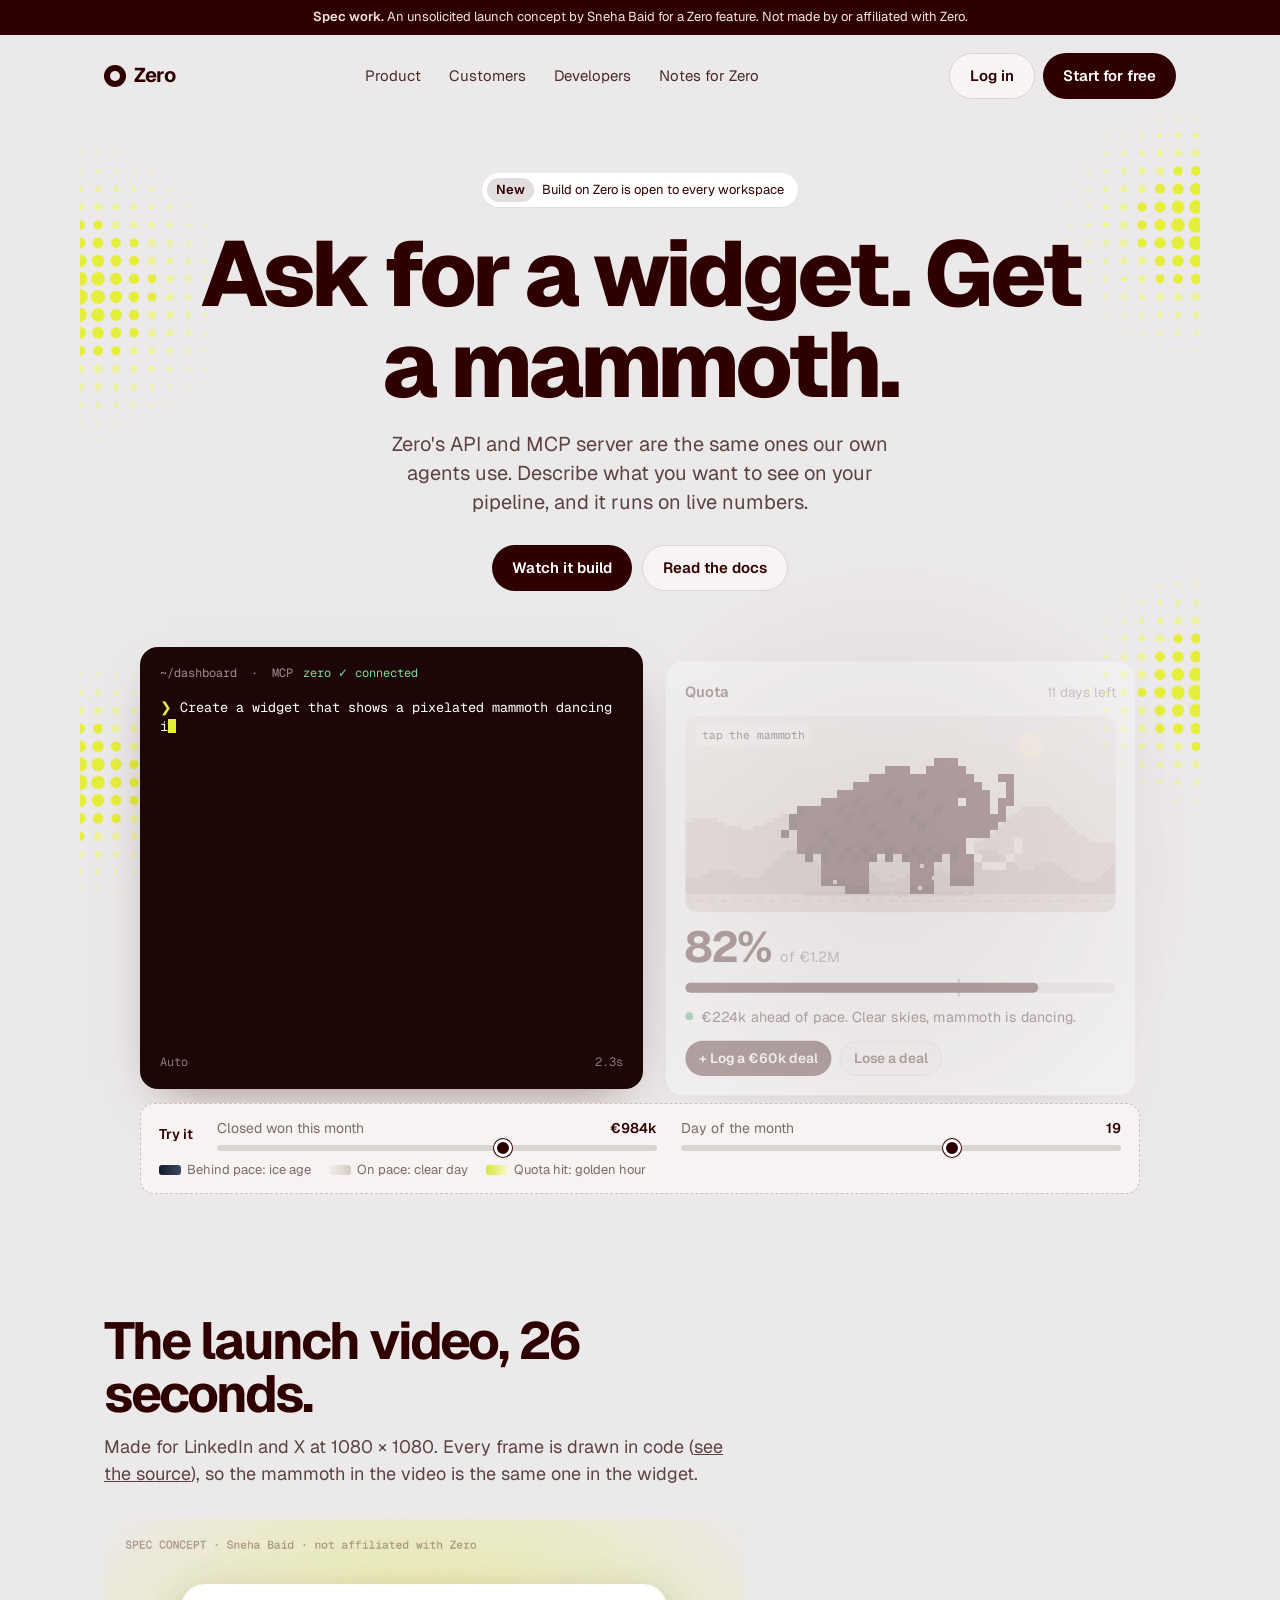
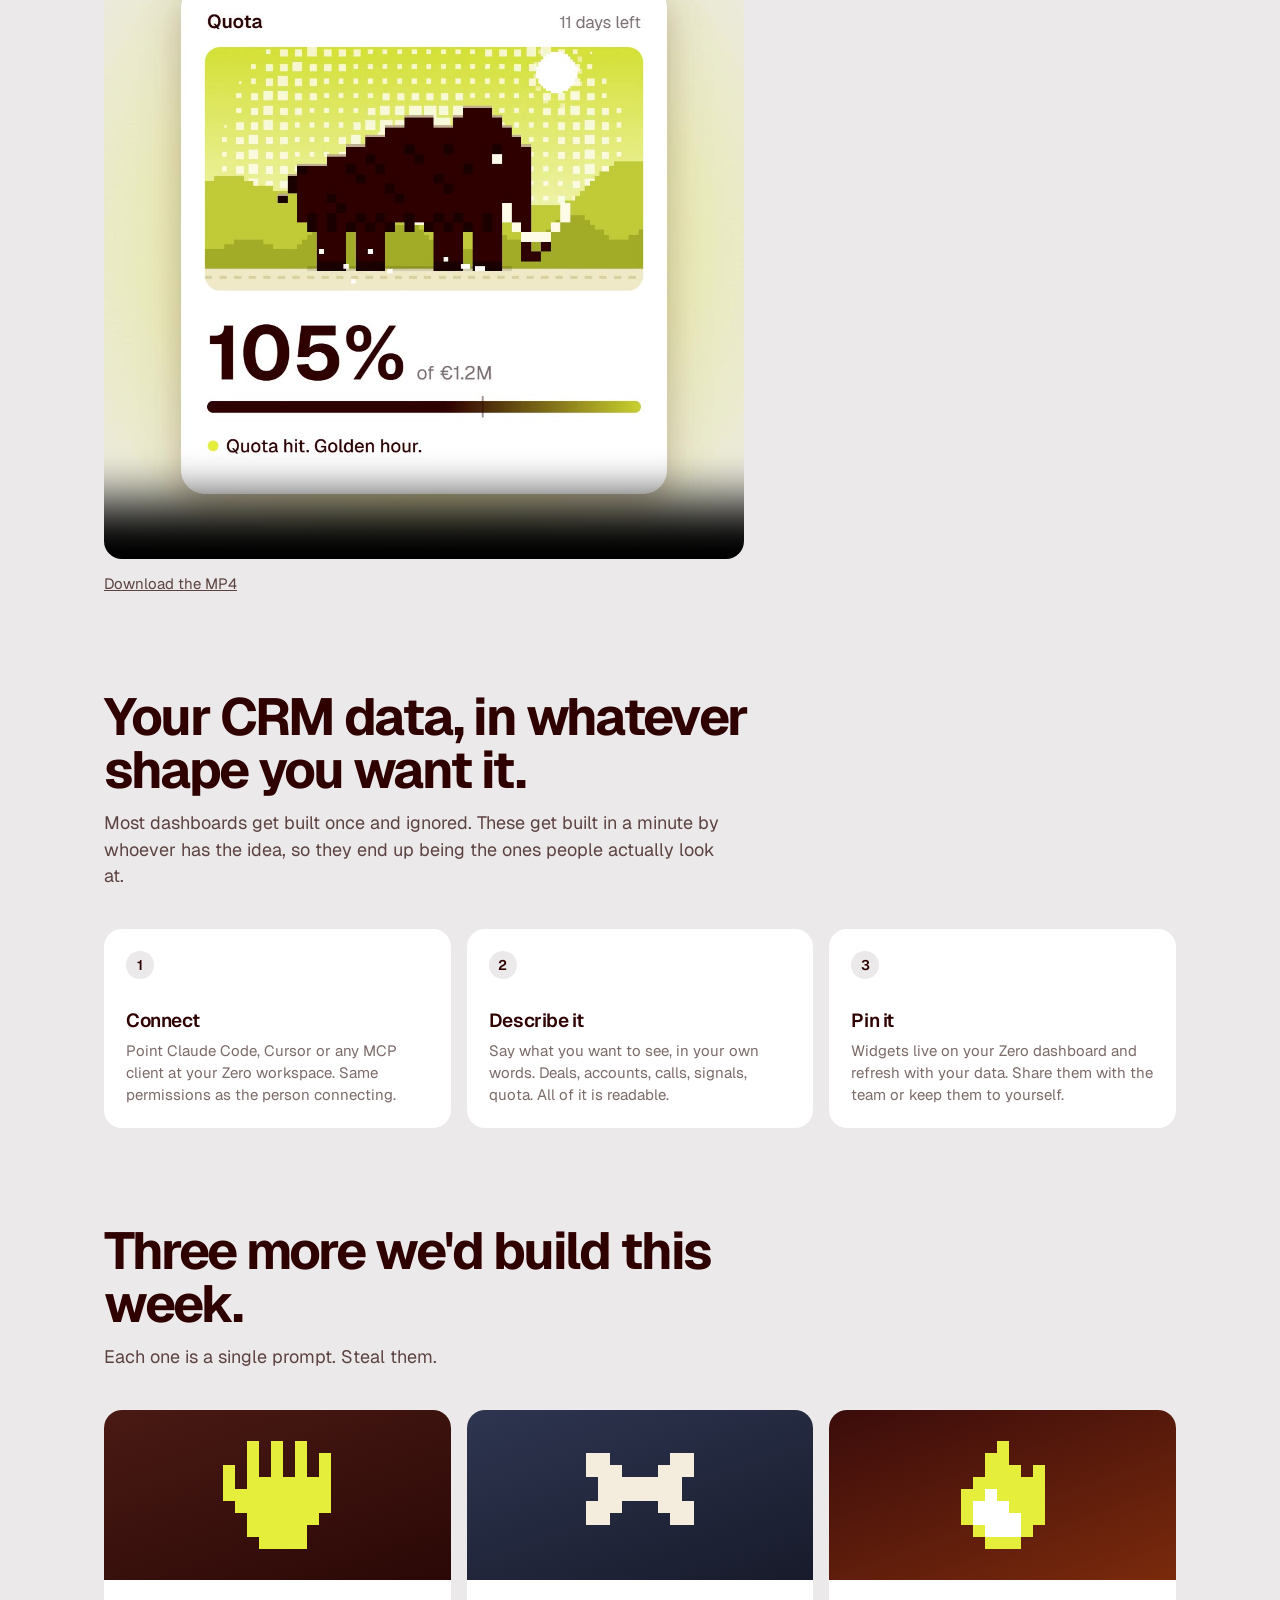
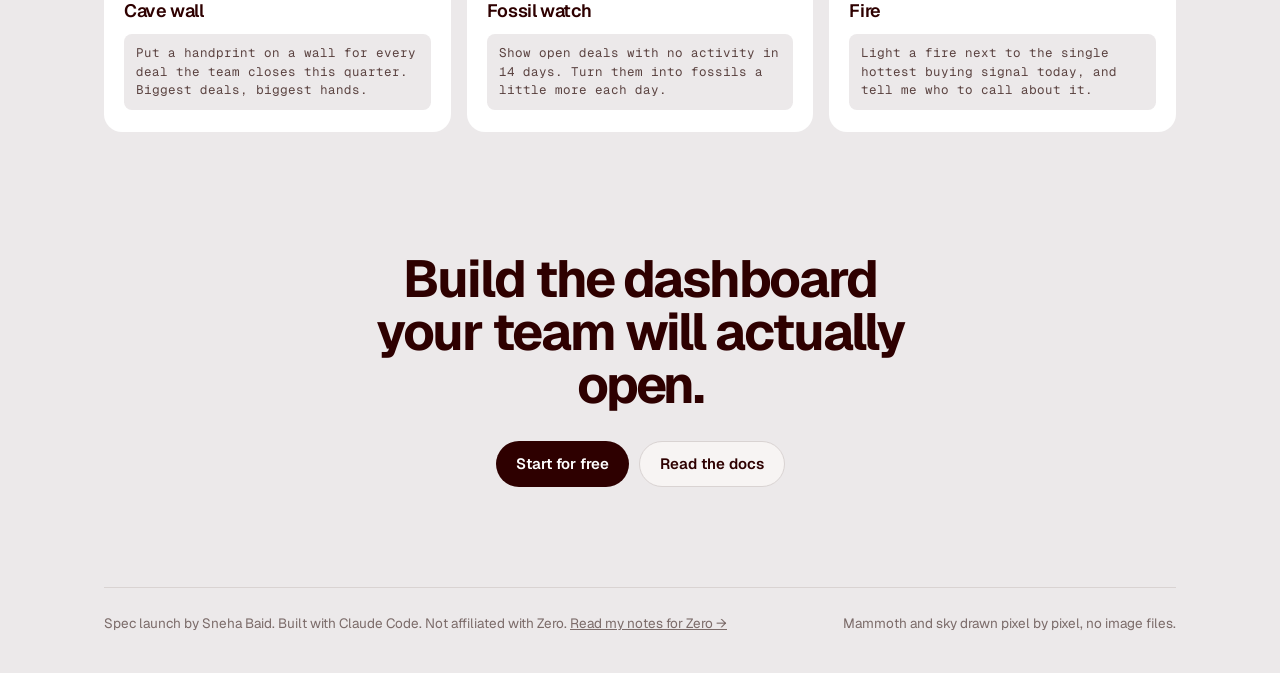
<file: index.html>
<!doctype html>
<html lang="en">
<head>
<meta charset="utf-8">
<meta name="viewport" content="width=device-width, initial-scale=1">
<title>Build on Zero — spec launch</title>
<meta name="description" content="Unsolicited spec launch for Build on Zero by Sneha Baid. Not affiliated with Zero.">
<link rel="preconnect" href="https://fonts.googleapis.com">
<link rel="preconnect" href="https://fonts.gstatic.com" crossorigin>
<link href="https://fonts.googleapis.com/css2?family=Geist:wght@400;500;600;700;800&family=Geist+Mono:wght@400;500;700&display=swap" rel="stylesheet">
<link rel="stylesheet" href="brand-context/tokens.css">
<style>
  :root{
    --bg:var(--z-canvas,#ece9ea);
    --bg-deep:#e2dedd;
    --card:#ffffff;
    --ink:var(--z-brand-ink,#2e0000);
    --maroon:var(--z-brand-ink,#2e0000);
    --muted:#7b6b69;
    --line:#d9d3d2;
    --yellow:#e6ee3c;
    --green:#2f9e5b;
    --radius:18px;
    --glow:rgba(59,12,11,.10);
  }
  *{box-sizing:border-box;margin:0;padding:0}
  html{scroll-behavior:smooth}
  body{background:var(--bg);color:var(--ink);font-family:"Geist",system-ui,sans-serif;-webkit-font-smoothing:antialiased;line-height:1.45;overflow-x:hidden}
  a{color:inherit}
  .wrap{max-width:1120px;margin:0 auto;padding:0 24px}

  .spec{background:var(--maroon);color:#f1e7e5;font-size:13px;text-align:center;padding:8px 16px}
  .spec b{font-weight:600}

  nav{display:flex;align-items:center;justify-content:space-between;padding:18px 0}
  .logo{display:flex;align-items:center;gap:8px;font-weight:700;font-size:20px;letter-spacing:-.02em;text-decoration:none}
  .logo i{width:22px;height:22px;border-radius:50%;background:var(--ink);position:relative;display:inline-block}
  .logo i::after{content:"";position:absolute;inset:6px;border-radius:50%;background:var(--bg)}
  .nav-links{display:flex;gap:28px;font-size:15px;color:#4a2b29}
  .btn{display:inline-flex;align-items:center;gap:8px;border-radius:999px;padding:11px 20px;font-weight:600;font-size:15px;text-decoration:none;border:0;cursor:pointer;font-family:inherit;transition:transform .15s, background .2s}
  .btn:active{transform:scale(.97)}
  .btn:focus-visible{outline:3px solid var(--yellow);outline-offset:2px}
  .btn-dark{background:var(--maroon);color:#fff}
  .btn-dark:hover{background:#561614}
  .btn-light{background:#f7f4f3;color:var(--ink);border:1px solid var(--line)}
  .btn-sm{padding:8px 14px;font-size:14px}

  .hero{position:relative;padding:56px 0 24px;text-align:center}
  #dots{position:absolute;inset:0 -24px;width:calc(100% + 48px);height:100%;pointer-events:none;z-index:0}
  .hero > *:not(canvas){position:relative;z-index:1}
  .pill{display:inline-flex;gap:8px;align-items:center;background:#fff;border-radius:999px;padding:5px 14px 5px 5px;font-size:13px;box-shadow:0 1px 2px rgba(0,0,0,.06)}
  .pill span{background:var(--bg-deep);border-radius:999px;padding:3px 9px;font-weight:600}
  h1{font-size:clamp(44px,7.4vw,92px);line-height:.98;letter-spacing:-.045em;font-weight:800;margin:22px auto 0;max-width:14ch}
  .lede{font-size:clamp(17px,1.9vw,20px);color:#5b4341;max-width:40ch;margin:20px auto 0}
  .ctas{display:flex;gap:10px;justify-content:center;margin-top:28px;flex-wrap:wrap}

  /* demo */
  .demo{display:grid;grid-template-columns:1.05fr 1fr;gap:18px;margin:56px auto 0;max-width:1000px;text-align:left;position:relative}
  .demo::before{content:"";position:absolute;inset:-90px -60px;background:radial-gradient(closest-side at 72% 50%,var(--glow),transparent);z-index:-1;pointer-events:none}
  .term{background:#1d0706;color:#efe3e1;border-radius:var(--radius);padding:18px 20px;font-family:"Geist Mono",monospace;font-size:13.5px;min-height:360px;display:flex;flex-direction:column;box-shadow:0 20px 50px -24px rgba(59,12,11,.5)}
  .term-top{display:flex;align-items:center;gap:10px;color:#a48c89;font-size:12px;margin-bottom:16px}
  .term-top em{font-style:normal;color:#7ddc9b}
  .prompt{color:#fff;white-space:pre-wrap;min-height:4.5em}
  .prompt::before{content:"❯ ";color:var(--yellow)}
  .caret{display:inline-block;width:8px;height:1.05em;background:var(--yellow);vertical-align:-2px;animation:blink 1s steps(1) infinite}
  @keyframes blink{50%{opacity:0}}
  .steps{list-style:none;margin-top:14px;color:#c9b6b3}
  .steps li{opacity:0;transform:translateY(4px);transition:all .3s;padding:3px 0}
  .steps li.on{opacity:1;transform:none}
  .steps li::before{content:"✓  ";color:#7ddc9b}
  .steps li.think::before{content:"·  ";color:#a48c89}
  .term-foot{margin-top:auto;color:#8f7774;font-size:12px;padding-top:16px;display:flex;justify-content:space-between}

  .widget{background:var(--card);border-radius:var(--radius);padding:20px;display:flex;flex-direction:column;gap:14px;box-shadow:0 1px 2px rgba(0,0,0,.05),0 20px 50px -30px rgba(59,12,11,.35);opacity:.3;transform:translateY(10px) scale(.98);transition:opacity .6s, transform .6s cubic-bezier(.2,.8,.2,1)}
  .widget.on{opacity:1;transform:none}
  .w-head{display:flex;justify-content:space-between;align-items:baseline;font-size:14px;color:var(--muted)}
  .w-head b{color:var(--ink);font-weight:600;font-size:15px}
  .stage{border-radius:12px;height:200px;position:relative;overflow:hidden;cursor:pointer;outline:none;background:#e7dfd8}
  .stage:focus-visible{box-shadow:0 0 0 3px var(--yellow)}
  #scene{image-rendering:pixelated;width:100%;height:100%;display:block}
  .toot{position:absolute;font-family:"Geist Mono",monospace;font-weight:700;font-size:13px;background:#fff;color:var(--ink);padding:4px 8px;border:2px solid var(--ink);box-shadow:3px 3px 0 var(--ink);pointer-events:none;opacity:0;transform:translate(-50%,6px) scale(.8);transition:opacity .15s, transform .2s cubic-bezier(.3,1.6,.5,1);white-space:nowrap}
  .toot.show{opacity:1;transform:translate(-50%,0) scale(1)}
  .hint{position:absolute;left:10px;top:8px;font-size:11.5px;font-family:"Geist Mono",monospace;padding:3px 7px;border-radius:6px;background:rgba(255,255,255,.7);color:var(--ink);pointer-events:none;transition:opacity .4s}
  .nums{display:flex;align-items:baseline;gap:10px}
  .big{font-size:44px;font-weight:700;letter-spacing:-.04em;line-height:1;font-variant-numeric:tabular-nums}
  .of{color:var(--muted);font-size:15px}
  .bar{height:10px;background:var(--bg-deep);border-radius:99px;position:relative}
  .bar-fill{height:100%;border-radius:99px;background:var(--maroon);width:0;transition:width .5s cubic-bezier(.2,.8,.2,1)}
  .bar-fill.hit{background:linear-gradient(90deg,var(--maroon) 55%,#c9d12e)}
  .bar-pace{position:absolute;top:-4px;bottom:-4px;width:2px;background:var(--ink);opacity:.45;transition:left .3s}
  .status{font-size:14.5px;display:flex;align-items:center;gap:8px}
  .status i{width:8px;height:8px;border-radius:50%;background:var(--green);flex:none;transition:background .3s}
  .status.behind i{background:#6f7fa8}
  .status.hit i{background:var(--yellow);box-shadow:0 0 0 3px #f8fbc9}
  .w-actions{display:flex;gap:8px;flex-wrap:wrap}

  .try{max-width:1000px;margin:14px auto 0;background:#f6f3f2;border:1px dashed #cbbfbd;border-radius:14px;padding:14px 18px;display:grid;grid-template-columns:auto 1fr 1fr;gap:10px 24px;align-items:center;text-align:left;font-size:14px}
  .try strong{font-weight:600}
  .try label{display:flex;flex-direction:column;gap:6px;color:var(--muted)}
  .try label span{display:flex;justify-content:space-between}
  .try output{color:var(--ink);font-weight:600}
  input[type=range]{-webkit-appearance:none;appearance:none;width:100%;height:6px;border-radius:99px;background:var(--line);outline:none}
  input[type=range]::-webkit-slider-thumb{-webkit-appearance:none;width:18px;height:18px;border-radius:50%;background:var(--maroon);cursor:pointer;border:3px solid #fff;box-shadow:0 0 0 1px var(--maroon)}
  input[type=range]::-moz-range-thumb{width:14px;height:14px;border-radius:50%;background:var(--maroon);cursor:pointer;border:3px solid #fff}
  input[type=range]:focus-visible{box-shadow:0 0 0 3px var(--yellow)}
  .legend{grid-column:1/-1;display:flex;gap:18px;flex-wrap:wrap;color:var(--muted);font-size:13px}
  .legend span{display:inline-flex;align-items:center;gap:6px}
  .legend i{width:22px;height:10px;border-radius:3px;display:inline-block}

  section{padding:96px 0 0}
  h2{font-size:clamp(32px,4.4vw,52px);letter-spacing:-.04em;line-height:1.02;font-weight:700;max-width:18ch}
  .sub{color:#5b4341;font-size:18px;max-width:52ch;margin-top:14px}

  .how{display:grid;grid-template-columns:repeat(3,1fr);gap:16px;margin-top:40px}
  .how div{background:var(--card);border-radius:var(--radius);padding:22px}
  .how .n{display:inline-grid;place-items:center;width:28px;height:28px;border-radius:50%;background:var(--bg);font-weight:600;font-size:14px;margin-bottom:28px}
  .how h3{font-size:19px;letter-spacing:-.02em;font-weight:600}
  .how p{color:var(--muted);margin-top:6px;font-size:15px}

  .ideas{display:grid;grid-template-columns:repeat(3,1fr);gap:16px;margin-top:40px}
  .idea{background:var(--card);border-radius:var(--radius);overflow:hidden;display:flex;flex-direction:column;transition:transform .25s cubic-bezier(.2,.8,.2,1), box-shadow .25s}
  .idea:hover{transform:translateY(-4px);box-shadow:0 18px 40px -24px rgba(59,12,11,.45)}
  .idea .pic{height:170px;display:grid;place-items:center;transition:background .4s}
  .idea:nth-child(1) .pic{background:linear-gradient(160deg,#4a1a14,#2a0806)}
  .idea:nth-child(2) .pic{background:linear-gradient(160deg,#2e3550,#171b2b)}
  .idea:nth-child(3) .pic{background:linear-gradient(160deg,#3b0c0b,#7a2a0c)}
  .idea:hover .pic canvas{transform:scale(1.12) rotate(-4deg)}
  .idea canvas{image-rendering:pixelated;width:108px;height:108px;transition:transform .35s cubic-bezier(.3,1.6,.5,1)}
  .idea .txt{padding:18px 20px 22px}
  .idea h3{font-size:18px;letter-spacing:-.02em;font-weight:600}
  .idea code{display:block;margin-top:10px;font-family:"Geist Mono",monospace;font-size:12.5px;color:#5b4341;background:var(--bg);border-radius:8px;padding:10px 12px;line-height:1.5}

  .close{text-align:center;padding:120px 0 100px}
  .close h2{margin:0 auto;max-width:16ch}
  .close .ctas{margin-top:30px}

  footer{border-top:1px solid var(--line);padding:26px 0 40px;font-size:13.5px;color:var(--muted);display:flex;justify-content:space-between;gap:16px;flex-wrap:wrap}

  @media (max-width:860px){
    .nav-links{display:none}
    .demo{grid-template-columns:1fr}
    .term{min-height:0}
    .try{grid-template-columns:1fr}
    .how,.ideas{grid-template-columns:1fr}
    section{padding-top:72px}
  }
  @media (max-width:480px){
    .wrap{padding:0 16px}
    nav .btn-light{display:none}
    .stage{height:180px}
  }
  @media (prefers-reduced-motion:reduce){
    *{animation:none!important;transition:none!important}
  }
</style>
</head>
<body>

<div class="spec"><b>Spec work.</b> An unsolicited launch concept by Sneha Baid for a Zero feature. Not made by or affiliated with Zero.</div>

<div class="wrap">
  <nav>
    <a class="logo" href="#"><i></i>Zero</a>
    <div class="nav-links"><span>Product</span><span>Customers</span><span>Developers</span><a href="ideas.html" style="text-decoration:none">Notes for Zero</a></div>
    <div style="display:flex;gap:8px"><a class="btn btn-light" href="#">Log in</a><a class="btn btn-dark" href="#">Start for free</a></div>
  </nav>

  <header class="hero" id="hero">
    <canvas id="dots" aria-hidden="true"></canvas>
    <div class="pill"><span>New</span> Build on Zero is open to every workspace</div>
    <h1>Ask for a widget. Get a mammoth.</h1>
    <p class="lede">Zero's API and MCP server are the same ones our own agents use. Describe what you want to see on your pipeline, and it runs on live numbers.</p>
    <div class="ctas"><a class="btn btn-dark" href="#demo">Watch it build</a><a class="btn btn-light" href="#how">Read the docs</a></div>

    <div class="demo" id="demo">
      <div class="term" aria-label="Prompt being typed into a coding agent connected to Zero">
        <div class="term-top">~/dashboard &nbsp;·&nbsp; MCP <em>zero ✓ connected</em></div>
        <div class="prompt" id="prompt"><span id="typed"></span><span class="caret"></span></div>
        <ul class="steps" id="steps">
          <li class="think">Thinking</li>
          <li>Read this month's quota from Zero</li>
          <li>Pulled closed-won deals for November</li>
          <li>Worked out pace for day 19 of 30</li>
          <li>Drew a mammoth, lit the sky by pace</li>
          <li>Pinned widget to your dashboard</li>
        </ul>
        <div class="term-foot"><span>Auto</span><span id="elapsed">0.0s</span></div>
      </div>

      <div class="widget" id="widget" role="group" aria-label="Quota widget">
        <div class="w-head"><b>Quota</b><span id="daysLeft">11 days left</span></div>
        <div class="stage" id="stage" role="button" tabindex="0" aria-label="Pixel mammoth. Press to make it trumpet.">
          <canvas id="scene" width="200" height="100"></canvas>
          <div class="toot" id="toot">TOOT!</div>
          <div class="hint" id="hint">tap the mammoth</div>
        </div>
        <div class="nums"><span class="big" id="pct">82%</span><span class="of">of €1.2M</span></div>
        <div class="bar"><div class="bar-fill" id="fill"></div><div class="bar-pace" id="pace" title="Where you should be today"></div></div>
        <div class="status" id="status" aria-live="polite"><i></i><span id="statusText"></span></div>
        <div class="w-actions">
          <button class="btn btn-dark btn-sm" id="deal">+ Log a €60k deal</button>
          <button class="btn btn-light btn-sm" id="reset">Lose a deal</button>
        </div>
      </div>
    </div>

    <div class="try">
      <strong>Try it</strong>
      <label><span>Closed won this month <output id="wonOut">€984k</output></span><input type="range" id="won" min="0" max="1500" step="12" value="984"></label>
      <label><span>Day of the month <output id="dayOut">19</output></span><input type="range" id="day" min="1" max="30" value="19"></label>
      <div class="legend">
        <span><i style="background:linear-gradient(90deg,#141a2a,#3b4763)"></i>Behind pace: ice age</span>
        <span><i style="background:linear-gradient(90deg,#f3eee9,#d6cbc4)"></i>On pace: clear day</span>
        <span><i style="background:linear-gradient(90deg,#d9e53a,#f7f9cf)"></i>Quota hit: golden hour</span>
      </div>
    </div>
  </header>

  <section id="video">
    <h2>The launch video, 26 seconds.</h2>
    <p class="sub">Made for LinkedIn and X at 1080 × 1080. Every frame is drawn in code (<a href="video.html">see the source</a>), so the mammoth in the video is the same one in the widget.</p>
    <video src="media/build-on-zero.mp4" poster="media/build-on-zero-poster.jpg" controls muted loop playsinline preload="metadata" style="width:100%;max-width:640px;aspect-ratio:1;display:block;margin-top:32px;border-radius:18px;background:#e2dedd"></video>
    <p class="sub" style="font-size:15px"><a href="media/build-on-zero.mp4" download>Download the MP4</a></p>
  </section>

  <section id="how">
    <h2>Your CRM data, in whatever shape you want it.</h2>
    <p class="sub">Most dashboards get built once and ignored. These get built in a minute by whoever has the idea, so they end up being the ones people actually look at.</p>
    <div class="how">
      <div><span class="n">1</span><h3>Connect</h3><p>Point Claude Code, Cursor or any MCP client at your Zero workspace. Same permissions as the person connecting.</p></div>
      <div><span class="n">2</span><h3>Describe it</h3><p>Say what you want to see, in your own words. Deals, accounts, calls, signals, quota. All of it is readable.</p></div>
      <div><span class="n">3</span><h3>Pin it</h3><p>Widgets live on your Zero dashboard and refresh with your data. Share them with the team or keep them to yourself.</p></div>
    </div>
  </section>

  <section>
    <h2>Three more we'd build this week.</h2>
    <p class="sub">Each one is a single prompt. Steal them.</p>
    <div class="ideas">
      <div class="idea"><div class="pic"><canvas data-sprite="hand" width="9" height="9"></canvas></div><div class="txt"><h3>Cave wall</h3><code>Put a handprint on a wall for every deal the team closes this quarter. Biggest deals, biggest hands.</code></div></div>
      <div class="idea"><div class="pic"><canvas data-sprite="bone" width="9" height="9"></canvas></div><div class="txt"><h3>Fossil watch</h3><code>Show open deals with no activity in 14 days. Turn them into fossils a little more each day.</code></div></div>
      <div class="idea"><div class="pic"><canvas data-sprite="fire" width="9" height="9"></canvas></div><div class="txt"><h3>Fire</h3><code>Light a fire next to the single hottest buying signal today, and tell me who to call about it.</code></div></div>
    </div>
  </section>

  <div class="close">
    <h2>Build the dashboard your team will actually open.</h2>
    <div class="ctas"><a class="btn btn-dark" href="#">Start for free</a><a class="btn btn-light" href="#">Read the docs</a></div>
  </div>

  <footer>
    <span>Spec launch by Sneha Baid. Built with Claude Code. Not affiliated with Zero. <a href="ideas.html">Read my notes for Zero →</a></span>
    <span>Mammoth and sky drawn pixel by pixel, no image files.</span>
  </footer>
</div>

<script>
(() => {
  const reduce = matchMedia('(prefers-reduced-motion: reduce)').matches;

  /* ---------- colour helpers ---------- */
  const hx = h => [1,3,5].map(i => parseInt(h.slice(i,i+2),16));
  const mix = (a,b,t) => a.map((v,i) => Math.round(v + (b[i]-v)*t));
  const css = (c,a=1) => a===1 ? `rgb(${c})` : `rgba(${c},${a})`;
  const clamp = (v,a,b) => Math.max(a, Math.min(b, v));

  // three grades: ice age (behind), clear day (on pace), golden hour (quota hit)
  const GRADES = [
    {skyT:'#121828', skyB:'#3b4763', far:'#56638a', near:'#232c47', ground:'#dfe5ee', groundD:'#b9c3d4', M:'#5b3b47', D:'#382331', T:'#c9d0dc', E:'#e9eef6', glow:'#4a5a8c', ga:.38},
    {skyT:'#f3eee9', skyB:'#e4dbd3', far:'#d3c7c0', near:'#bfb0a8', ground:'#ddd2c8', groundD:'#c7b9ad', M:'#3b0c0b', D:'#220504', T:'#f4ecdc', E:'#f4ecdc', glow:'#3b0c0b', ga:.10},
    {skyT:'#d4e035', skyB:'#f8faD4', far:'#c0ca38', near:'#a2ab27', ground:'#efe9c6', groundD:'#d8d09c', M:'#3b0c0b', D:'#1c0403', T:'#fffbe8', E:'#fffbe8', glow:'#e6ee3c', ga:.5}
  ].map(g => Object.fromEntries(Object.entries(g).map(([k,v]) => [k, typeof v==='string' ? hx(v) : v])));
  function gradeAt(g){
    const i = g < 1 ? 0 : 1, t = clamp(g - i, 0, 1), A = GRADES[i], B = GRADES[i+1], o = {};
    for(const k in A) o[k] = typeof A[k]==='number' ? A[k] + (B[k]-A[k])*t : mix(A[k], B[k], t);
    return o;
  }

  /* ---------- mammoth sprite ---------- */
  const W = 30, H = 20;
  const BODY = [
    "...................MMM",
    ".............MMM..MMMMM",
    "...........MMMMMMMMMMMMM",
    ".........MMMMMMMMMMMMMMMM",
    ".......MMMMMMMMMMMMMMMMMMM",
    ".....MMMMMMMMMMMMMMMMMMMMM",
    "...MMMMMMMMMMMMMMMMMMMMMMM",
    "..MMMMMMMMMMMMMMMMMMMMMMMM",
    "..MMMMMMMMMMMMMMMMMMMMMMMM",
    "..MMMMMMMMMMMMMMMMMMMMMMM",
    "..MMMMMMMMMMMMMMMMMMMMMM",
    "..MDMDMMDMDMMDMMDMDMMDM",
  ];
  const HAIR = [[5,9],[6,10],[4,13],[5,14],[6,7],[7,8],[7,16],[8,17],[4,17],[8,11],[9,12],[6,19],[9,5],[10,6]];
  const FRINGE = [3,5,7,9,11,13,15,17,19,21];
  const TRUNK = {
    down:[[9,24],[9,25],[10,24],[10,25],[11,24],[11,25],[12,25],[13,25],[14,25],[15,25],[15,26],[14,27]],
    up:[[9,24],[9,25],[8,25],[8,26],[7,26],[7,27],[6,27],[5,27],[5,28],[4,28],[3,28],[2,28],[2,27]],
    sad:[[9,24],[9,25],[10,24],[10,25],[11,24],[11,25],[12,25],[13,25],[14,25],[15,25],[16,25],[16,26]]
  };
  const TUSK = [[10,23],[11,23],[12,24],[13,25],[13,26],[13,27],[12,28],[11,29],[10,29]];
  const LEGS = [4,8,16,20];

  function frame(mode, f, trumpet){
    const g = Array.from({length:H}, () => Array(W).fill('.'));
    const set = (r,c,v) => { if(r>=0&&r<H&&c>=0&&c<W) g[r][c]=v; };
    const moving = mode!=='rest' || trumpet;
    LEGS.forEach((c,i) => {
      const lifted = moving && ((f===0 && (i===0||i===3)) || (f===2 && (i===1||i===2)));
      const bottom = lifted ? 15 : 16, shift = lifted ? 1 : 0;
      for(let r=12;r<=bottom;r++) for(let k=0;k<3;k++) set(r, c+k+shift, r===bottom?'D':'M');
    });
    BODY.forEach((row,r) => [...row].forEach((ch,c) => { if(ch!=='.') set(r,c,ch); }));
    HAIR.forEach(([r,c]) => set(r,c,'D'));
    FRINGE.forEach(c => set(12,c,'D'));
    set(6,2,'D'); set(7,1,'D'); set(8,1,'D'); set(9,0,'D');
    const t = trumpet ? TRUNK.up : mode==='rest' ? TRUNK.sad : (f===0||f===2) ? TRUNK.up : TRUNK.down;
    t.forEach(([r,c]) => set(r,c,'M'));
    TUSK.forEach(([r,c]) => set(r,c,'T'));
    if(mode==='rest' && !trumpet){ set(5,21,'D'); set(5,22,'D'); }
    else { set(5,22,'E'); set(4,22,'D'); }
    return g;
  }

  /* ---------- scene ---------- */
  const stage = document.getElementById('stage'), cv = document.getElementById('scene'), ctx = cv.getContext('2d');
  const tootEl = document.getElementById('toot'), hint = document.getElementById('hint');
  const CELL = 4;
  let SW = 200, SH = 100, GY = 90, mx = 0, mxT = 0;
  let mode = 'dance', fi = 0, last = 0, g = 1, gT = 1;
  let dust = [], snow = [], coins = [], sparks = [], trumpetAt = -1e9;
  const STARS = Array.from({length:40}, (_,i) => ({x:(i*73.13)%1, y:((i*41.7)%1)*.55, p:i*1.7}));

  function resize(){
    const r = stage.getBoundingClientRect();
    SW = Math.max(120, Math.round(r.width/2)); SH = Math.max(70, Math.round(r.height/2));
    cv.width = SW; cv.height = SH; GY = SH - 9;
  }
  new ResizeObserver(() => { resize(); draw(performance.now()); }).observe(stage);
  let sceneOn = true;
  new IntersectionObserver(es => { sceneOn = es[0].isIntersecting; }).observe(stage);
  resize();

  const ridge = (x, a, b, c, d, e) => Math.round((a + b*Math.sin(x*c) + d*Math.sin(x*e + 1.3)) / 2) * 2;
  function pixDisc(cx, cy, r, col){
    ctx.fillStyle = col;
    for(let y=-r;y<=r;y++) for(let x=-r;x<=r;x++) if(x*x+y*y <= r*r+r*.6) ctx.fillRect(Math.round(cx+x), Math.round(cy+y), 1, 1);
  }
  const mammothX = () => Math.round(SW/2 - 15*CELL);
  const mammothTop = () => GY - 17*CELL;

  function draw(t){
    const G = gradeAt(g);
    // sky
    const sky = ctx.createLinearGradient(0,0,0,GY);
    sky.addColorStop(0, css(G.skyT)); sky.addColorStop(1, css(G.skyB));
    ctx.fillStyle = sky; ctx.fillRect(0,0,SW,SH);
    // stars
    const night = clamp(1-g, 0, 1);
    if(night > .02) STARS.forEach(s => { const a = night * (.5 + .5*Math.sin(t/500 + s.p)); ctx.fillStyle = `rgba(255,255,255,${a})`; ctx.fillRect(Math.round(s.x*SW), Math.round(s.y*SH), 1, 1); });
    // moon / sun
    const bx = SW*.8 - mx*2, by = 14 + 8*night - (g>1 ? (g-1)*4 : 0);
    if(night > .02){ ctx.globalAlpha = night; pixDisc(bx, by, 6, '#eef2f8'); ctx.fillStyle='#c9d0dc'; ctx.fillRect(Math.round(bx-2),Math.round(by-1),2,2); ctx.fillRect(Math.round(bx+2),Math.round(by+2),1,1); ctx.globalAlpha = 1; }
    const day = clamp(g, 0, 1), gold = clamp(g-1, 0, 1);
    if(day > .02){
      ctx.globalAlpha = day;
      if(gold > .02){
        ctx.fillStyle = `rgba(255,255,255,${.5*gold})`;
        for(let k=0;k<12;k++){ const a = k/12*Math.PI*2 + t/2400, rr = 11 + 2*Math.sin(t/300+k); ctx.fillRect(Math.round(bx+Math.cos(a)*rr), Math.round(by+Math.sin(a)*rr), 2, 2); }
      }
      pixDisc(bx, by, 6 + 2*gold, gold > .5 ? '#ffffff' : '#fff6d8');
      ctx.globalAlpha = 1;
    }
    // golden halftone burst behind mammoth
    if(gold > .02){
      const cx = SW/2, cy = mammothTop() + 30;
      for(let y=2;y<GY;y+=6) for(let x=2;x<SW;x+=6){
        const d = Math.hypot(x-cx, y-cy), r = (2.6 - d/38 + Math.sin(t/170 - d/9)*.8) * gold;
        if(r > .35){ ctx.fillStyle = 'rgba(255,255,255,.75)'; ctx.fillRect(Math.round(x-r), Math.round(y-r), Math.ceil(r*2), Math.ceil(r*2)); }
      }
    }
    // mountains with parallax
    ctx.fillStyle = css(G.far);
    for(let x=0;x<SW;x+=2){ const h = ridge(x + mx*4, 30, 9, .045, 6, .11); ctx.fillRect(x, GY-h, 2, h); }
    // snow caps on far ridge at night
    if(night > .3){ ctx.fillStyle = `rgba(233,238,246,${(night-.3)*1.2})`; for(let x=0;x<SW;x+=2){ const h = ridge(x + mx*4, 30, 9, .045, 6, .11); if(h > 34) ctx.fillRect(x, GY-h, 2, 2); } }
    ctx.fillStyle = css(G.near);
    for(let x=0;x<SW;x+=2){ const h = ridge(x + mx*9 + 50, 14, 5, .07, 4, .19); ctx.fillRect(x, GY-h, 2, h); }
    // ground
    ctx.fillStyle = css(G.ground); ctx.fillRect(0, GY, SW, SH-GY);
    ctx.fillStyle = css(G.groundD); for(let x=(Math.round(-mx*12)%6+6)%6;x<SW;x+=6) ctx.fillRect(x, GY+3, 3, 1);

    // mammoth
    const now = t, tp = (now - trumpetAt) / 700, trumpet = tp >= 0 && tp < 1;
    const grid = frame(mode, trumpet ? (Math.floor(tp*6)%2 ? 2 : 0) : fi, trumpet);
    const bob = trumpet ? -Math.round(Math.sin(tp*Math.PI)*6) : (mode!=='rest' ? (fi%2) : (Math.sin(t/700) > 0 ? 1 : 0));
    const ox = mammothX(), oy = mammothTop() + bob;
    // shadow
    ctx.fillStyle = 'rgba(0,0,0,.12)'; ctx.fillRect(ox+3*CELL, GY-1, 21*CELL, 2);
    const pal = {M:css(G.M), D:css(G.D), T:css(G.T), E:css(G.E)};
    for(let r=0;r<H;r++) for(let c=0;c<W;c++){ const v = grid[r][c]; if(v==='.') continue; ctx.fillStyle = pal[v]; ctx.fillRect(ox + c*CELL, oy + r*CELL, CELL, CELL); }
    // rim light: warm on golden, cool on night
    const rim = gold > .02 ? `rgba(255,251,200,${.7*gold})` : night > .2 ? `rgba(180,200,240,${.5*night})` : null;
    if(rim){ ctx.fillStyle = rim; for(let c=0;c<W;c++){ for(let r=0;r<12;r++){ if(grid[r][c]==='M'||grid[r][c]==='D'){ ctx.fillRect(ox+c*CELL, oy+r*CELL, CELL, 1); break; } } } }

    // particles
    dust = dust.filter(p => (p.life -= 1) > 0);
    dust.forEach(p => { p.x += p.vx; p.y += p.vy; p.vy += .04; ctx.fillStyle = css(gold > .5 ? [255,255,255] : G.groundD); ctx.fillRect(Math.round(p.x), Math.round(p.y), 2, 2); });
    snow.forEach(s => { s.y += s.v; s.x += Math.sin(t/600 + s.p)*.15 - mx*.05; });
    snow = snow.filter(s => s.y < GY);
    ctx.fillStyle = `rgba(255,255,255,${.9*clamp(night*1.3,0,1)})`;
    snow.forEach(s => ctx.fillRect(Math.round(s.x), Math.round(s.y), s.s, s.s));
    coins.forEach(c => {
      const p = clamp((t - c.t0) / 520, 0, 1); c.y = -6 + (mammothTop() + 2*CELL + 6) * p * p;
      ctx.fillStyle = '#8a8f16'; ctx.fillRect(Math.round(c.x)-3, Math.round(c.y)-3, 6, 6);
      ctx.fillStyle = '#e6ee3c'; ctx.fillRect(Math.round(c.x)-2, Math.round(c.y)-3, 4, 6); ctx.fillRect(Math.round(c.x)-3, Math.round(c.y)-2, 6, 4);
      ctx.fillStyle = '#fffbe0'; ctx.fillRect(Math.round(c.x)-1, Math.round(c.y)-2, 1, 2);
    });
    const landY = mammothTop() + 2*CELL;
    coins = coins.filter(c => { if(c.y >= landY){ c.done(); burst(c.x, landY, '#e6ee3c', 14); return false; } return true; });
    sparks = sparks.filter(p => (p.life -= 1) > 0);
    sparks.forEach(p => { p.x += p.vx; p.y += p.vy; p.vy += .06; ctx.fillStyle = p.c; ctx.fillRect(Math.round(p.x), Math.round(p.y), 2, 2); });
  }

  function burst(x, y, c, n){ for(let i=0;i<n;i++){ const a = Math.random()*Math.PI*2, v = .6 + Math.random()*1.6; sparks.push({x, y, vx:Math.cos(a)*v, vy:Math.sin(a)*v - 1, life:30 + Math.random()*20, c}); } }

  function tick(t){
    const speed = mode==='hit' ? 130 : mode==='dance' ? 190 : 900;
    if(t - last > speed){
      last = t; fi = (fi+1)%4;
      if(mode!=='rest' && (fi===1||fi===3)) for(let i=0;i<(mode==='hit'?5:3);i++) dust.push({x:mammothX() + (4+Math.random()*20)*CELL, y:GY-1, vx:(Math.random()-.5)*1.4, vy:-Math.random()*1.4, life:22});
    }
    const dt = Math.min(1000, t - (tick.prev || t)); tick.prev = t;
    g += (gT - g) * (1 - Math.exp(-dt/280)); mx += (mxT - mx) * (1 - Math.exp(-dt/180));
    const night = clamp(1-g, 0, 1);
    if(Math.random() < night*1.4) snow.push({x:Math.random()*SW, y:-2, v:.25 + Math.random()*.45, s:Math.random()<.25?2:1, p:Math.random()*9});
    if(sceneOn){ applyGlow(); draw(t); }
    requestAnimationFrame(tick);
  }

  function applyGlow(){
    const G = gradeAt(g);
    document.documentElement.style.setProperty('--glow', css(G.glow, G.ga));
  }

  /* ---------- quota logic ---------- */
  const QUOTA = 1200, DAYS = 30;
  const won = document.getElementById('won'), day = document.getElementById('day');
  const pctEl = document.getElementById('pct');
  let shownPct = 82;
  function update(){
    const w = +won.value, d = +day.value;
    const pct = w / QUOTA, pace = d / DAYS, expected = QUOTA * pace, ratio = expected ? w/expected : 1;
    document.getElementById('wonOut').textContent = w>=1000 ? '€'+(w/1000).toFixed(2).replace(/0$/,'')+'M' : '€'+w+'k';
    document.getElementById('dayOut').textContent = d;
    const fill = document.getElementById('fill');
    fill.style.width = Math.min(100,pct*100)+'%';
    fill.classList.toggle('hit', pct >= 1);
    document.getElementById('pace').style.left = (pace*100)+'%';
    const left = DAYS - d;
    document.getElementById('daysLeft').textContent = left===0 ? 'Last day' : left + (left===1?' day left':' days left');
    const st = document.getElementById('status'), tx = document.getElementById('statusText');
    st.className = 'status';
    if(pct >= 1){ mode='hit'; gT = 2; st.classList.add('hit'); tx.textContent = 'Quota hit. Golden hour. The mammoth has lost all composure.'; }
    else if(w >= expected){ mode='dance'; gT = 1; tx.textContent = `€${Math.round(w-expected)}k ahead of pace. Clear skies, mammoth is dancing.`; }
    else { mode='rest'; gT = clamp((ratio - .55) / .45, 0, .85); st.classList.add('behind'); tx.textContent = `€${Math.round(expected-w)}k behind pace. Ice age. Mammoth is waiting for a deal.`; }
    stage.setAttribute('aria-label', `Pixel mammoth, ${mode==='rest'?'resting in the snow':mode==='hit'?'dancing in golden light':'dancing'}. Press to make it trumpet.`);
    countTo(Math.round(pct*100));
    if(reduce){ g = gT; applyGlow(); draw(performance.now()); }
  }
  let countRaf;
  function countTo(target){
    cancelAnimationFrame(countRaf);
    if(reduce){ shownPct = target; pctEl.textContent = target+'%'; return; }
    const step = () => { shownPct += (target - shownPct) * .18; if(Math.abs(target-shownPct) < .5) shownPct = target; pctEl.textContent = Math.round(shownPct)+'%'; if(shownPct !== target) countRaf = requestAnimationFrame(step); };
    step();
  }
  won.addEventListener('input', update); day.addEventListener('input', update);

  /* ---------- interactions ---------- */
  let tootTimer;
  function toot(text){
    trumpetAt = performance.now();
    tootEl.textContent = text;
    const sr = stage.getBoundingClientRect();
    tootEl.style.left = ((mammothX() + 28*CELL) / SW * 100) + '%';
    tootEl.style.top = Math.max(4, (mammothTop() - 6) / SH * sr.height - 10) + 'px';
    tootEl.classList.add('show'); clearTimeout(tootTimer);
    tootTimer = setTimeout(() => tootEl.classList.remove('show'), 900);
    burst(mammothX() + 28*CELL, mammothTop() + 2*CELL, gradeAt(g).ga > .3 && g < .5 ? '#eef2f8' : '#e6ee3c', 8);
    hint.style.opacity = 0;
    if(reduce) draw(performance.now());
  }
  const TOOTS = ['TOOT!', 'PAWOOO', 'toot toot', 'ROOOO'];
  let tn = 0;
  stage.addEventListener('click', () => toot(TOOTS[tn++ % TOOTS.length]));
  stage.addEventListener('keydown', e => { if(e.key==='Enter' || e.key===' '){ e.preventDefault(); toot(TOOTS[tn++ % TOOTS.length]); } });
  stage.addEventListener('pointermove', e => { const r = stage.getBoundingClientRect(); mxT = ((e.clientX - r.left) / r.width - .5) * 2; });
  stage.addEventListener('pointerleave', () => mxT = 0);

  document.getElementById('deal').addEventListener('click', () => {
    const commit = () => { won.value = Math.min(1500, +won.value + 60); update(); toot('+€60k'); };
    if(reduce){ commit(); return; }
    coins.push({x: mammothX() + 13*CELL + (Math.random()-.5)*20, y:-6, t0:performance.now(), done:commit});
    setTimeout(() => { coins = coins.filter(c => { if(c.t0 < performance.now() - 900){ c.done(); return false; } return true; }); }, 1000); // safety if frames stall
  });
  document.getElementById('reset').addEventListener('click', () => {
    won.value = Math.max(0, +won.value - 60); update();
    burst(mammothX() + 15*CELL, mammothTop(), '#9aa6c4', 10);
  });

  /* ---------- terminal typing ---------- */
  const PROMPT = "Create a widget that shows a pixelated mammoth dancing if I'm hitting my quota this month";
  const typed = document.getElementById('typed'), steps = [...document.querySelectorAll('#steps li')];
  const widget = document.getElementById('widget'), elapsed = document.getElementById('elapsed');
  let started = false;
  function run(){
    if(started) return; started = true;
    if(reduce){ typed.textContent = PROMPT; steps.forEach(s=>s.classList.add('on')); widget.classList.add('on'); elapsed.textContent='9.4s'; return; }
    let i = 0; const t0 = performance.now();
    const clock = setInterval(()=>{ elapsed.textContent = ((performance.now()-t0)/1000).toFixed(1)+'s'; }, 100);
    const type = setInterval(() => {
      typed.textContent = PROMPT.slice(0, ++i);
      if(i >= PROMPT.length){
        clearInterval(type);
        steps.forEach((s,k) => setTimeout(() => {
          s.classList.add('on');
          if(k===steps.length-1){ widget.classList.add('on'); clearInterval(clock); }
        }, 500 + k*650));
      }
    }, 28);
  }
  const io = new IntersectionObserver(es => es.forEach(e => { if(e.isIntersecting) run(); }), {threshold:.35});
  io.observe(document.getElementById('demo'));
  setTimeout(run, 4000); // fallback if the observer never fires

  /* ---------- small sprites ---------- */
  const C = {Y:'#e6ee3c', O:'#ffffff', T:'#f4ecdc'};
  const SPR = {
    hand:["..Y.Y.Y..","..Y.Y.Y.Y","Y.Y.Y.Y.Y","Y.YYYYYYY","YYYYYYYYY",".YYYYYYYY","..YYYYYY.","..YYYYY..","...YYYY.."],
    bone:[".........","TT.....TT","TTT...TTT",".TTTTTTT.",".TTTTTTT.","TTT...TTT","TT.....TT",".........","........."],
    fire:["....Y....","...YY....","...YYY.Y.","..YYYYYY.",".YYOYYYY.",".YOOOYYY.",".YOOOOYY.","..YOOOY..","...YYY..."]
  };
  document.querySelectorAll('canvas[data-sprite]').forEach(c => {
    const x = c.getContext('2d'), s = SPR[c.dataset.sprite];
    s.forEach((row,r) => [...row].forEach((ch,k) => { if(ch!=='.'){ x.fillStyle = C[ch]; x.fillRect(k,r,1,1); } }));
  });

  /* ---------- halftone clusters, reacting to the cursor ---------- */
  const hero = document.getElementById('hero');
  const dc = document.getElementById('dots'), dx = dc.getContext('2d');
  const clusters = [{x:.0,y:.16},{x:1,y:.1},{x:.0,y:.6},{x:1,y:.52}];
  let cur = {x:-999, y:-999}, curS = {x:-999, y:-999};
  hero.addEventListener('pointermove', e => { const r = dc.getBoundingClientRect(); cur = {x:e.clientX - r.left, y:e.clientY - r.top}; if(curS.x < -900) curS = {...cur}; });
  hero.addEventListener('pointerleave', () => cur = {x:-999, y:-999});
  let dotsOn = true;
  new IntersectionObserver(es => { dotsOn = es[0].isIntersecting; }).observe(hero);
  function dots(t){
    if(!dotsOn && !reduce){ requestAnimationFrame(dots); return; }
    const r = dc.getBoundingClientRect(), dpr = Math.min(2, devicePixelRatio||1);
    if(dc.width !== Math.round(r.width*dpr) || dc.height !== Math.round(r.height*dpr)){ dc.width = Math.round(r.width*dpr); dc.height = Math.round(r.height*dpr); }
    dx.setTransform(dpr,0,0,dpr,0,0); dx.clearRect(0,0,r.width,r.height);
    if(cur.x < -900){ curS.x += (-999 - curS.x)*.05; curS.y += (-999 - curS.y)*.05; } else { curS.x += (cur.x - curS.x)*.15; curS.y += (cur.y - curS.y)*.15; }
    const gap = 18;
    for(let y=0;y<r.height;y+=gap) for(let x=0;x<r.width;x+=gap){
      let m = 0;
      clusters.forEach((c,i) => { const d = Math.hypot(x-c.x*r.width, y-c.y*r.height); m = Math.max(m, 1 - d/(150 + 20*Math.sin(t/1400+i))); });
      const dc2 = Math.hypot(x-curS.x, y-curS.y), mc = Math.max(0, 1 - dc2/120) * .85;
      m = Math.max(m, mc);
      if(m>0.05){ dx.fillStyle = m>.55 ? '#e6ee3c' : '#eef39a'; dx.beginPath(); dx.arc(x,y, m*8, 0, 7); dx.fill(); }
    }
    if(!reduce) requestAnimationFrame(dots);
  }

  update();
  g = gT; applyGlow();
  if(reduce){ draw(0); dots(0); } else { requestAnimationFrame(tick); requestAnimationFrame(dots); }
})();
</script>
</body>
</html>
</file>
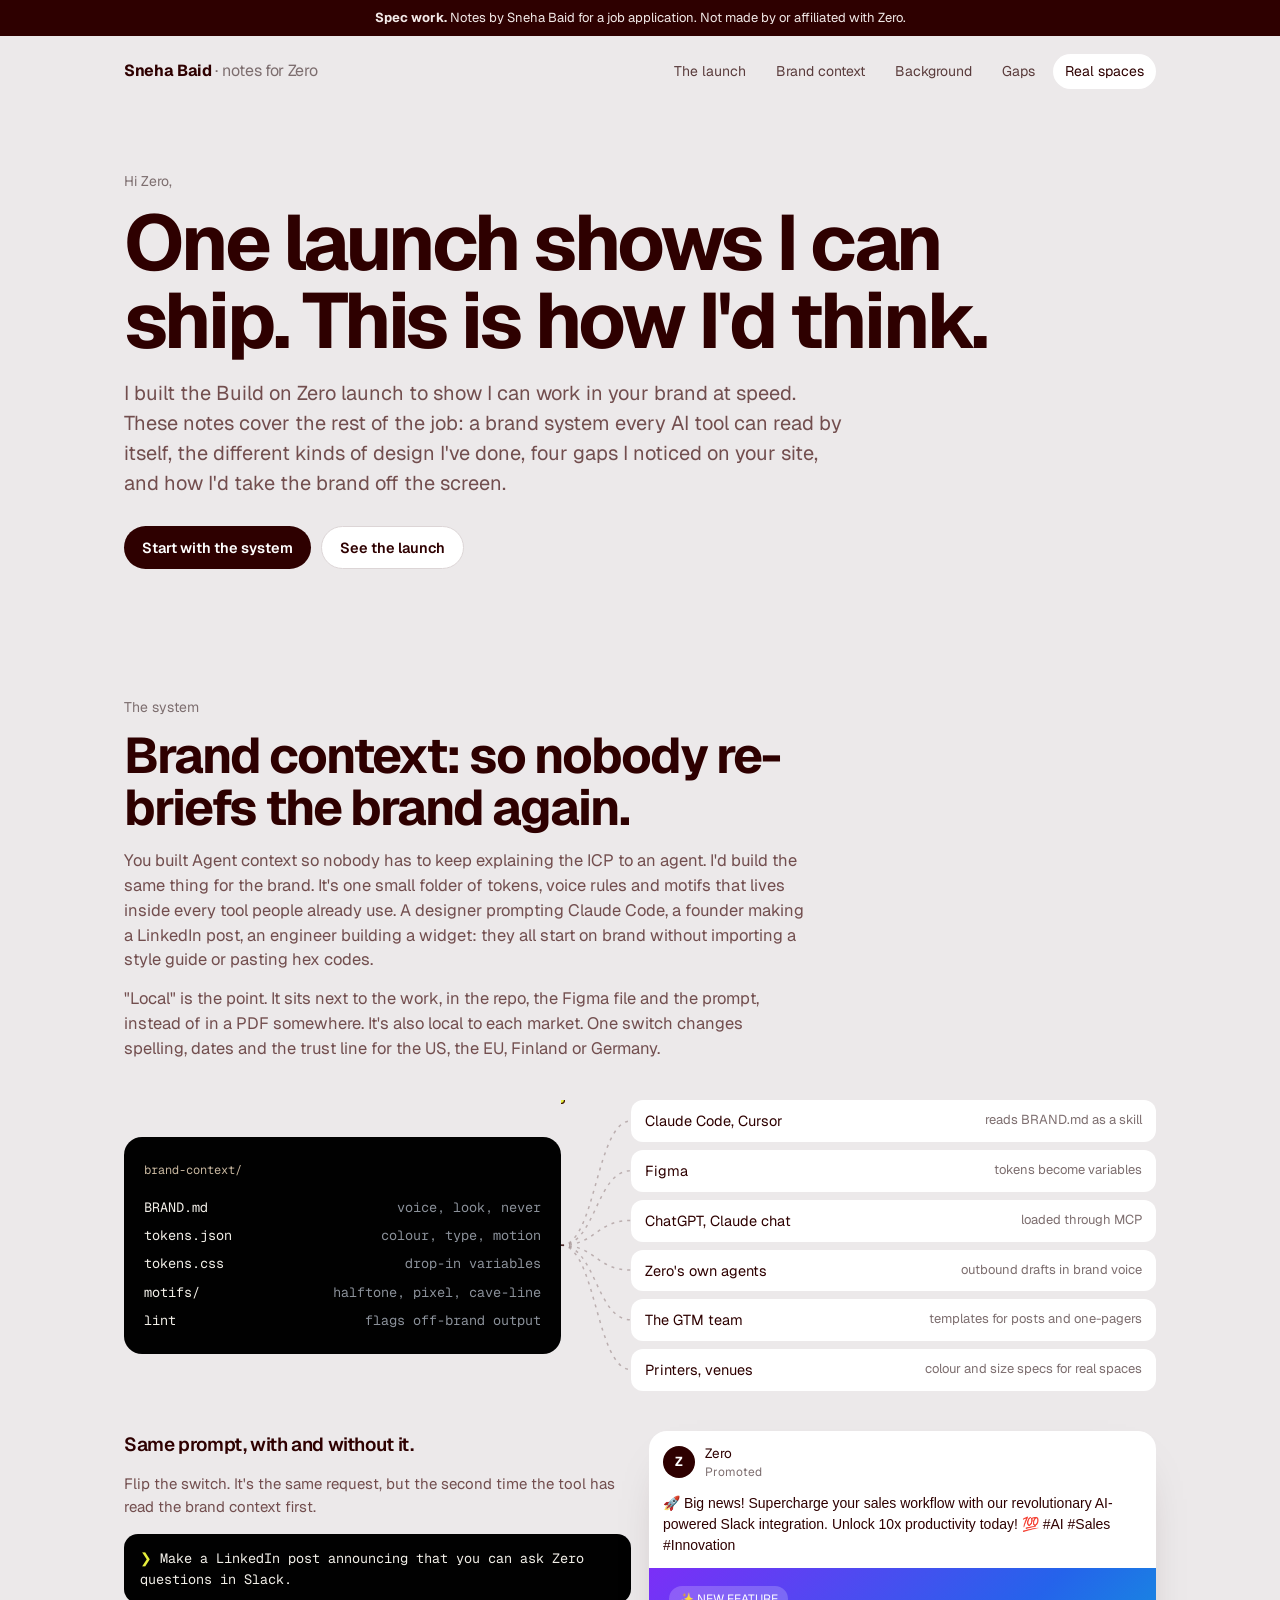
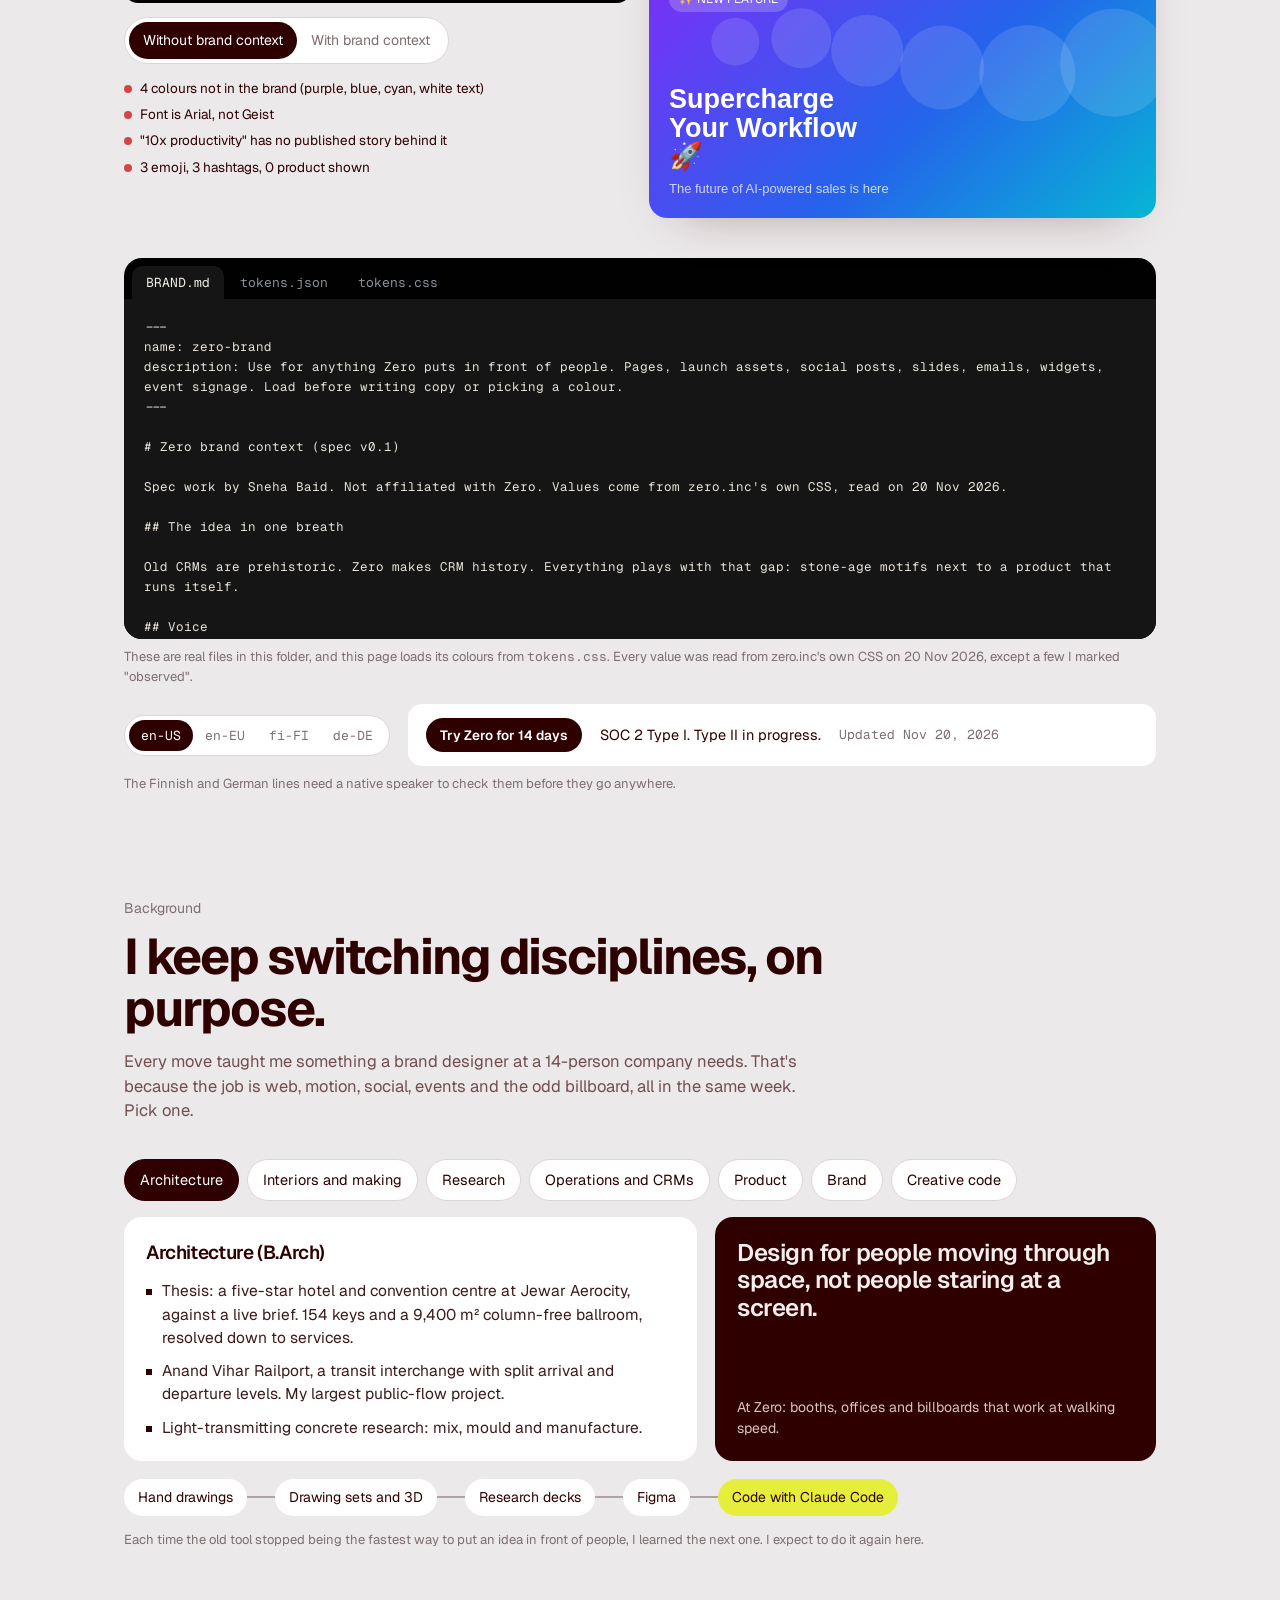
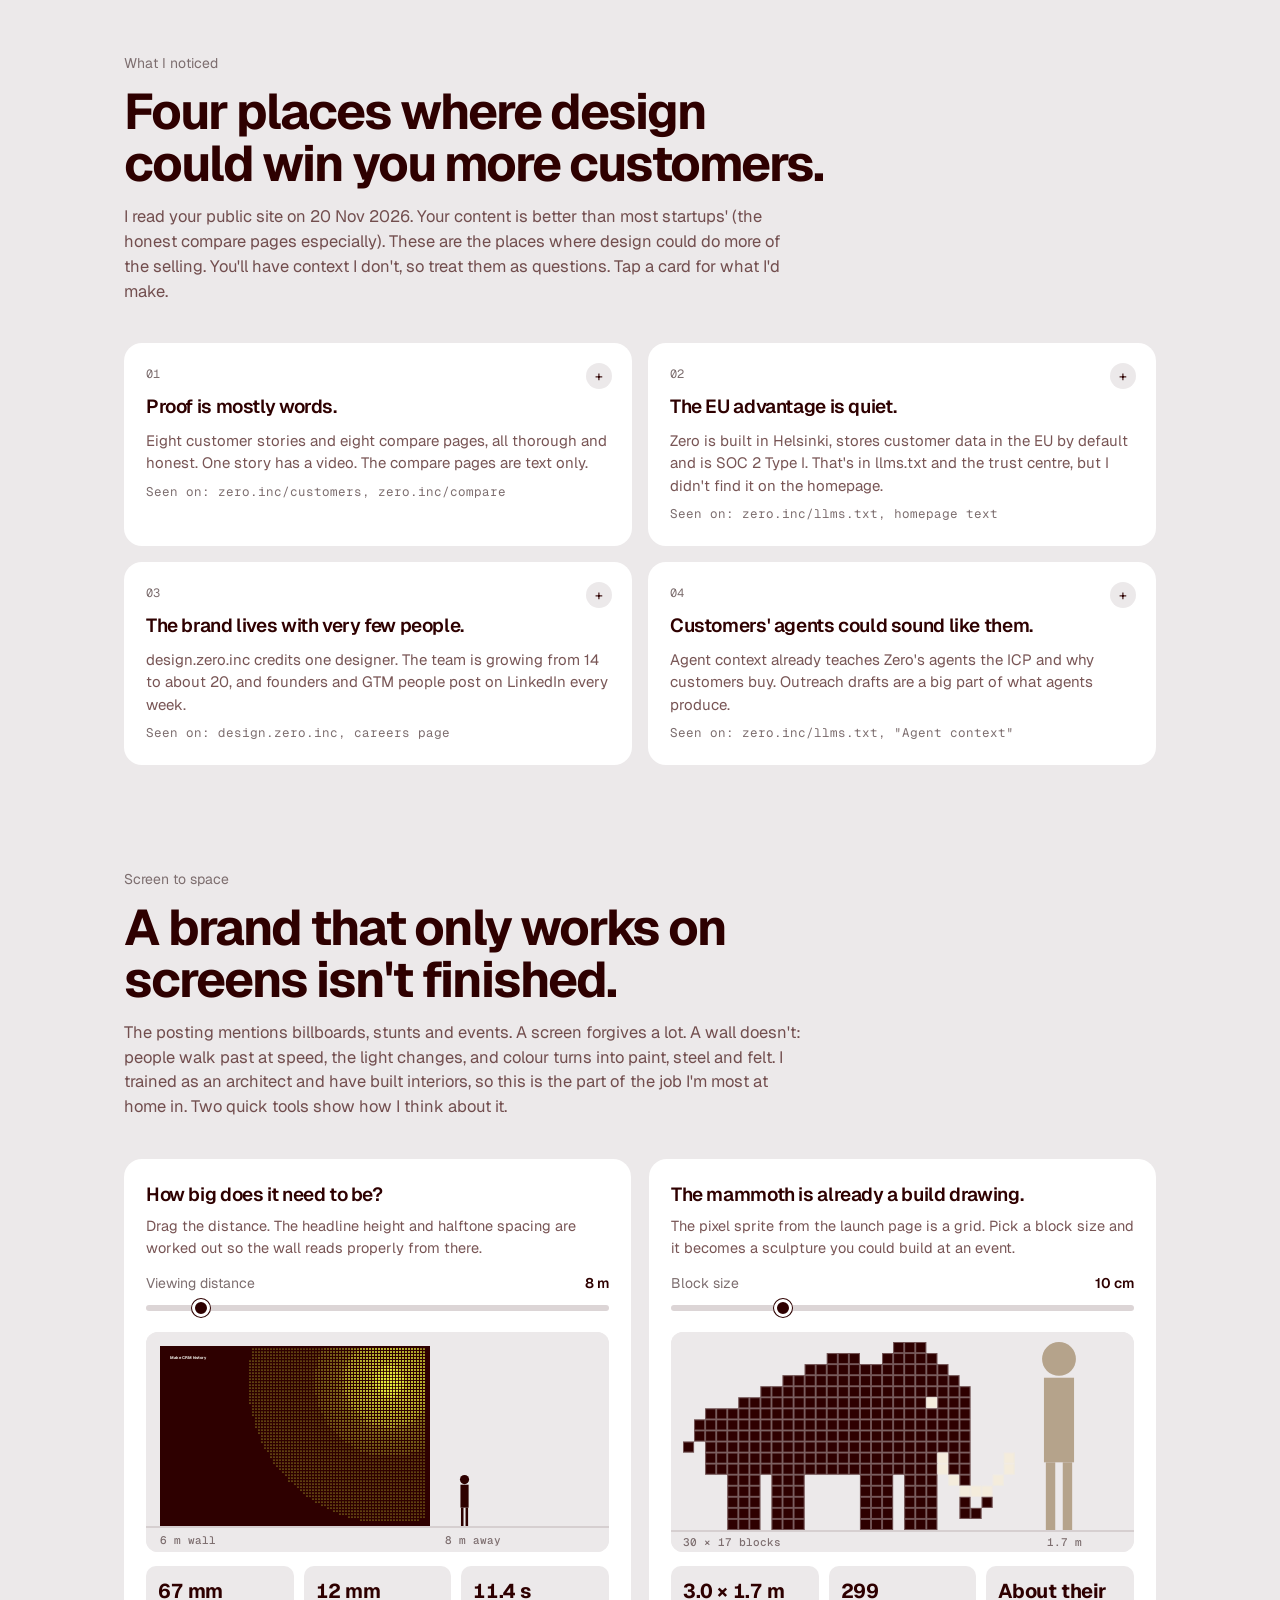
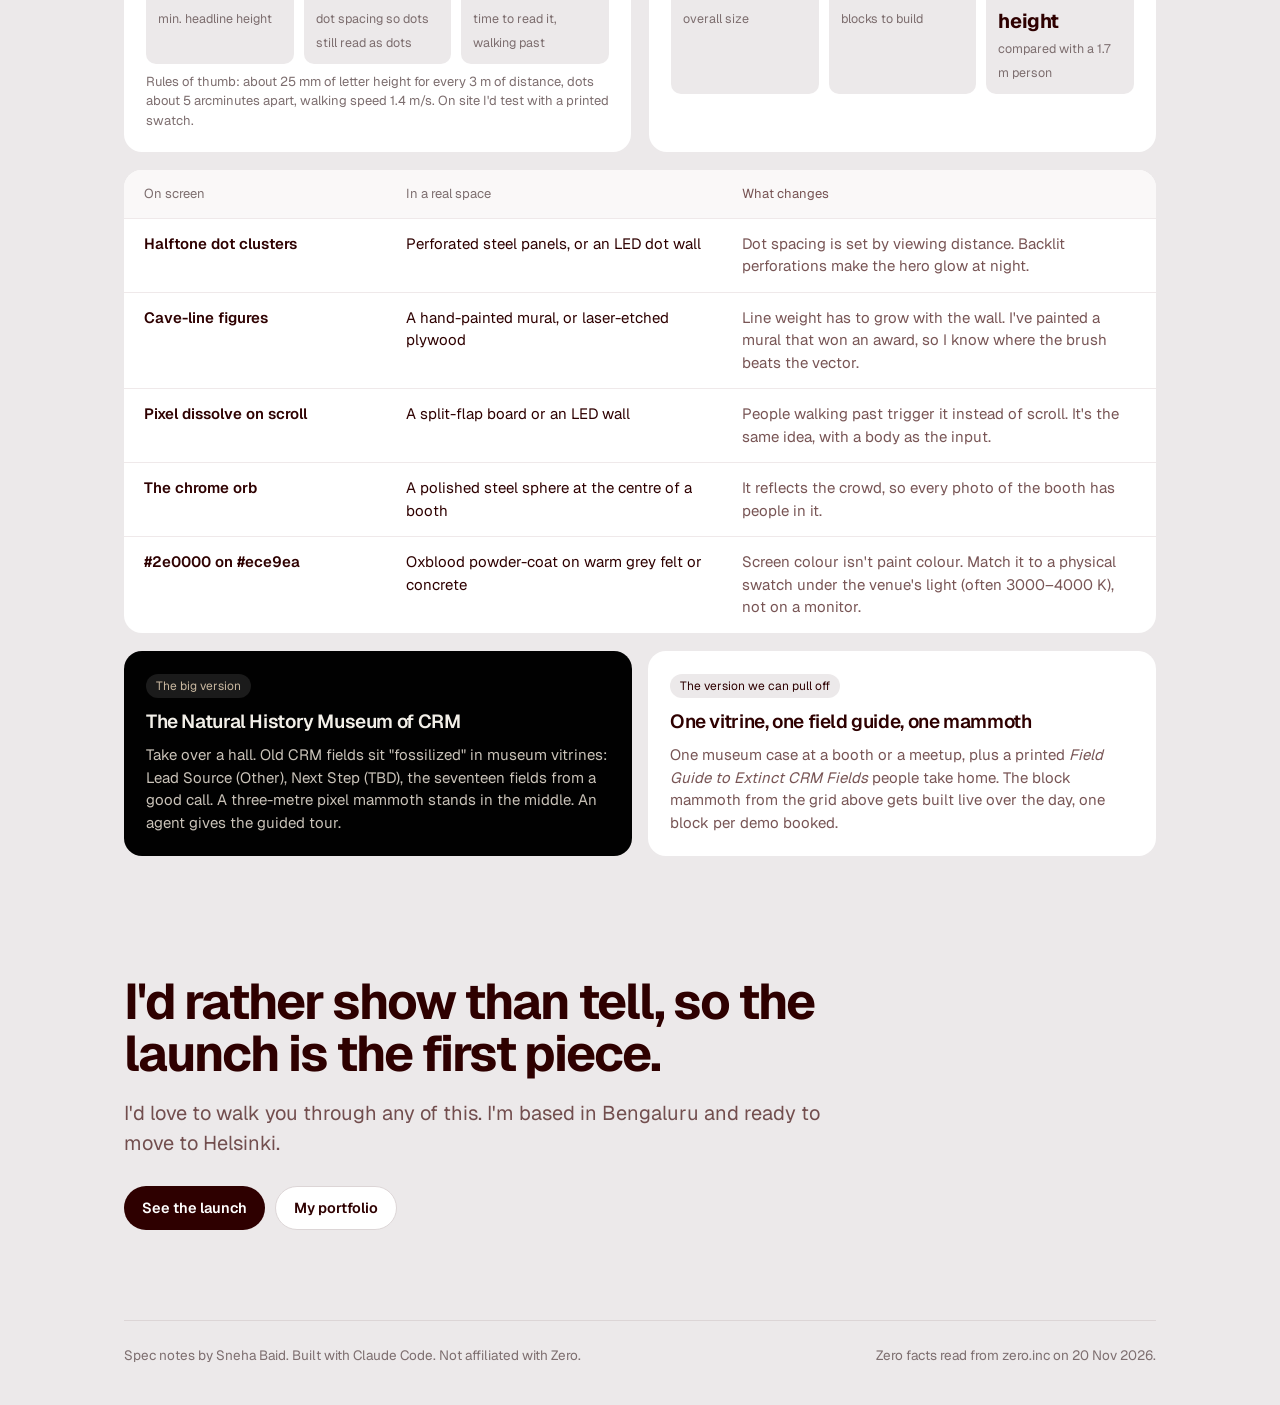
<file: ideas.html>
<!doctype html>
<html lang="en">
<head>
<meta charset="utf-8">
<meta name="viewport" content="width=device-width, initial-scale=1">
<title>Notes for Zero — Sneha Baid</title>
<meta name="description" content="How I'd help Zero beyond one launch: a brand system every AI tool can read, my background, gaps I noticed, and taking the brand off the screen. Spec work, not affiliated with Zero.">
<link rel="preconnect" href="https://fonts.googleapis.com">
<link rel="preconnect" href="https://fonts.gstatic.com" crossorigin>
<link href="https://fonts.googleapis.com/css2?family=Geist:wght@400;500;600;700;800&family=Geist+Mono:wght@400;500;600&display=swap" rel="stylesheet">
<link rel="stylesheet" href="brand-context/tokens.css">
<style>
  :root{
    --bg:var(--z-canvas,#ece9ea); --ink:var(--z-brand-ink,#2e0000); --body:var(--z-body,rgba(56,5,5,.68));
    --card:#fff; --line:#dcd5d6; --muted:#7d6e6f; --yellow:var(--z-halftone,#e6ee3c); --sand:var(--z-sand,#c9b8a0);
    --void:var(--z-void,#010101); --r:var(--z-radius-card,18px);
    --ease:var(--z-ease-enter,cubic-bezier(.2,.8,.2,1));
  }
  *{box-sizing:border-box;margin:0;padding:0}
  html{scroll-behavior:smooth}
  body{background:var(--bg);color:var(--ink);font-family:var(--z-font-body,"Geist",sans-serif);-webkit-font-smoothing:antialiased;line-height:1.5;overflow-x:hidden}
  .wrap{max-width:1080px;margin:0 auto;padding:0 24px}
  a{color:inherit}
  .spec{background:var(--ink);color:#f2e9e7;font-size:13px;text-align:center;padding:8px 16px}
  nav{display:flex;justify-content:space-between;align-items:center;padding:18px 0;gap:16px;position:sticky;top:0;z-index:20;background:color-mix(in oklab,var(--bg) 88%,transparent);backdrop-filter:blur(10px)}
  nav b{font-weight:700;letter-spacing:-.02em}
  nav .links{display:flex;gap:6px;flex-wrap:wrap}
  nav .links a{font-size:14px;text-decoration:none;padding:7px 12px;border-radius:999px;color:#5a3c3c;transition:background .2s}
  nav .links a:hover,nav .links a.on{background:#fff;color:var(--ink)}
  .mono{font-family:var(--z-font-mono,"Geist Mono",monospace)}
  h1{font-size:clamp(40px,6.4vw,78px);line-height:1;letter-spacing:-.045em;font-weight:700;max-width:16ch}
  h2{font-size:clamp(30px,4.2vw,50px);line-height:1.04;letter-spacing:-.04em;font-weight:700;max-width:20ch}
  h3{font-size:19px;letter-spacing:-.02em;font-weight:600}
  p.lead{font-size:clamp(17px,1.8vw,20px);color:var(--body);max-width:56ch;margin-top:18px}
  p.body{color:var(--body);max-width:62ch;margin-top:14px;font-size:16.5px}
  header{padding:64px 0 24px;position:relative}
  section{padding:104px 0 0;scroll-margin-top:60px}
  .kicker{font-size:14px;color:var(--muted);margin-bottom:12px}
  .card{background:var(--card);border-radius:var(--r);padding:22px}
  .btn{display:inline-flex;align-items:center;gap:8px;border-radius:999px;padding:10px 18px;font-weight:600;font-size:14.5px;text-decoration:none;border:0;cursor:pointer;font-family:inherit;background:var(--ink);color:#fff;transition:transform .15s}
  .btn:active{transform:scale(.97)}
  .btn.light{background:#fff;color:var(--ink);border:1px solid var(--line)}
  button:focus-visible,a:focus-visible,input:focus-visible{outline:3px solid var(--yellow);outline-offset:2px}
  .jump{display:flex;gap:10px;flex-wrap:wrap;margin-top:28px}

  /* ---------- brand context ---------- */
  .flow{display:grid;grid-template-columns:1fr 70px 1.2fr;align-items:center;margin-top:40px;gap:0}
  .src{background:var(--void);color:#f2efe8;border-radius:var(--r);padding:20px;font-size:13.5px}
  .src .t{color:var(--sand);font-size:12px;margin-bottom:10px}
  .src div{padding:4px 0;display:flex;justify-content:space-between;gap:10px}
  .src span:last-child{color:#8b919a}
  .wires{height:100%;min-height:240px;position:relative}
  .wires svg{position:absolute;inset:0;width:100%;height:100%}
  .wires path{stroke:var(--ink);stroke-opacity:.25;stroke-width:1.5;fill:none;stroke-dasharray:3 5}
  .wires circle{fill:var(--yellow);stroke:var(--ink);stroke-width:1}
  .dest{display:grid;gap:8px}
  .dest div{background:#fff;border-radius:12px;padding:10px 14px;display:flex;justify-content:space-between;gap:12px;font-size:14.5px}
  .dest div span:last-child{color:var(--muted);font-size:13px;text-align:right}

  .compare{display:grid;grid-template-columns:1fr 1fr;gap:18px;margin-top:40px;align-items:start}
  .prompt{background:var(--void);color:#f2efe8;border-radius:14px;padding:14px 16px;font-size:13.5px}
  .prompt::before{content:"❯ ";color:var(--yellow)}
  .toggle{display:inline-flex;background:#fff;border-radius:999px;padding:4px;margin-top:14px;border:1px solid var(--line)}
  .toggle button{border:0;background:none;font:inherit;font-size:14px;padding:8px 14px;border-radius:999px;cursor:pointer;color:var(--muted);transition:all .25s}
  .toggle button.on{background:var(--ink);color:#fff}
  .lint{margin-top:14px;font-size:13.5px;display:grid;gap:6px}
  .lint div{display:flex;gap:8px;align-items:flex-start}
  .lint i{flex:none;width:8px;height:8px;border-radius:50%;margin-top:7px}
  .post{border-radius:var(--r);overflow:hidden;background:#fff;box-shadow:0 20px 50px -30px rgba(46,0,0,.4)}
  .post-head{display:flex;align-items:center;gap:10px;padding:12px 14px;font-size:13.5px}
  .post-head i{width:32px;height:32px;border-radius:50%;background:var(--ink);display:grid;place-items:center;color:#fff;font-style:normal;font-weight:700;font-size:13px}
  .post-head small{display:block;color:var(--muted);font-size:12px}
  .post-text{padding:0 14px 12px;font-size:14px}
  .art{height:250px;position:relative;overflow:hidden;transition:background .5s}
  .art canvas{position:absolute;inset:0;width:100%;height:100%}
  .art .copy{position:absolute;left:20px;right:20px;bottom:20px;transition:all .45s var(--ease)}
  .art .h{font-size:27px;line-height:1.05;letter-spacing:-.03em;font-weight:700;max-width:15ch}
  .art .s{font-size:13px;margin-top:8px;opacity:.75}
  .art .pill{position:absolute;top:18px;left:20px;font-size:12px;border-radius:999px;padding:4px 10px}
  /* generic look */
  .post.generic .art{background:linear-gradient(135deg,#7b2ff7,#2563eb 55%,#06b6d4)}
  .post.generic .art .copy{color:#fff;font-family:Arial,Helvetica,sans-serif}
  .post.generic .art .h{font-weight:800;letter-spacing:0}
  .post.generic .art .pill{background:rgba(255,255,255,.2);color:#fff}
  .post.generic .post-text{font-family:Arial,Helvetica,sans-serif}
  /* brand look */
  .post.brand .art{background:var(--bg)}
  .post.brand .art .copy{color:var(--ink)}
  .post.brand .art .pill{background:#fff;color:var(--ink);font-family:var(--z-font-mono,monospace)}

  .files{margin-top:40px;background:var(--void);border-radius:var(--r);overflow:hidden}
  .tabs{display:flex;gap:2px;padding:8px 8px 0;flex-wrap:wrap}
  .tabs button{background:none;border:0;color:#8b919a;font-family:var(--z-font-mono,monospace);font-size:13px;padding:8px 14px;border-radius:10px 10px 0 0;cursor:pointer}
  .tabs button.on{background:#151515;color:#f2efe8}
  .files pre{background:#151515;color:#e9e3d9;font-family:var(--z-font-mono,monospace);font-size:12.5px;line-height:1.6;padding:18px 20px;max-height:340px;overflow:auto;white-space:pre-wrap;word-break:break-word}

  .markets{margin-top:18px;display:grid;grid-template-columns:auto 1fr;gap:18px;align-items:center}
  .seg{display:inline-flex;background:#fff;border-radius:999px;padding:4px;border:1px solid var(--line);flex-wrap:wrap}
  .seg button{border:0;background:none;font-family:var(--z-font-mono,monospace);font-size:13px;padding:7px 12px;border-radius:999px;cursor:pointer;color:var(--muted)}
  .seg button.on{background:var(--ink);color:#fff}
  .strip{background:#fff;border-radius:14px;padding:14px 18px;display:flex;gap:18px;align-items:center;flex-wrap:wrap;font-size:14.5px;min-height:62px}
  .strip .cta{background:var(--ink);color:#fff;border-radius:999px;padding:7px 14px;font-weight:600;font-size:13.5px}
  .strip .d{color:var(--muted);font-family:var(--z-font-mono,monospace);font-size:13px}
  .note{font-size:13px;color:var(--muted);margin-top:8px}

  /* ---------- background ---------- */
  .disc{display:flex;gap:8px;flex-wrap:wrap;margin-top:36px}
  .disc button{border:1px solid var(--line);background:#fff;border-radius:999px;padding:9px 15px;font:inherit;font-size:14.5px;cursor:pointer;color:var(--ink);transition:all .2s}
  .disc button.on{background:var(--ink);color:#fff;border-color:var(--ink)}
  .panel{display:grid;grid-template-columns:1.3fr 1fr;gap:18px;margin-top:16px}
  .panel .card ul{list-style:none;display:grid;gap:10px;margin-top:12px}
  .panel .card li{padding-left:16px;position:relative;color:#3c1a1a;font-size:15.5px}
  .panel .card li::before{content:"";position:absolute;left:0;top:10px;width:6px;height:6px;background:var(--ink)}
  .lesson{background:var(--ink);color:#f6eeec;display:flex;flex-direction:column;justify-content:space-between;gap:20px}
  .lesson .q{font-size:24px;line-height:1.15;letter-spacing:-.02em;font-weight:600}
  .lesson .z{font-size:14px;color:#d9c3bf}
  .relearn{margin-top:18px;display:flex;align-items:center;gap:0;overflow-x:auto;padding-bottom:6px}
  .relearn span{white-space:nowrap;background:#fff;border-radius:999px;padding:8px 14px;font-size:14px}
  .relearn b{width:28px;flex:none;height:2px;background:var(--ink);opacity:.3}
  .relearn span:last-child{background:var(--yellow)}

  /* ---------- gaps ---------- */
  .gaps{display:grid;grid-template-columns:repeat(2,1fr);gap:16px;margin-top:40px}
  .gap{cursor:pointer;transition:transform .25s var(--ease),box-shadow .25s;position:relative}
  .gap:hover{transform:translateY(-3px);box-shadow:0 18px 40px -26px rgba(46,0,0,.45)}
  .gap .n{font-family:var(--z-font-mono,monospace);font-size:12px;color:var(--muted)}
  .gap h3{margin-top:10px}
  .gap .saw{color:var(--body);margin-top:8px;font-size:15px}
  .gap .more{display:grid;grid-template-rows:0fr;transition:grid-template-rows .4s var(--ease)}
  .gap.open .more{grid-template-rows:1fr}
  .gap .more > div{overflow:hidden}
  .gap .make{margin-top:14px;padding-top:14px;border-top:1px dashed var(--line);font-size:15px}
  .gap .make b{display:block;font-size:13px;color:var(--muted);font-weight:500;margin-bottom:4px}
  .gap .chev{position:absolute;right:20px;top:20px;width:26px;height:26px;border-radius:50%;background:var(--bg);display:grid;place-items:center;font-size:14px;transition:transform .3s}
  .gap.open .chev{transform:rotate(45deg)}
  .gap .ev{font-size:12.5px;color:var(--muted);margin-top:8px;font-family:var(--z-font-mono,monospace)}

  /* ---------- space ---------- */
  .space{display:grid;grid-template-columns:1fr 1fr;gap:18px;margin-top:40px}
  .tool label{display:flex;justify-content:space-between;font-size:14px;color:var(--muted);margin-top:14px}
  .tool output{color:var(--ink);font-weight:600}
  input[type=range]{-webkit-appearance:none;appearance:none;width:100%;height:6px;border-radius:99px;background:var(--line);margin-top:8px}
  input[type=range]::-webkit-slider-thumb{-webkit-appearance:none;width:18px;height:18px;border-radius:50%;background:var(--ink);border:3px solid #fff;box-shadow:0 0 0 1px var(--ink);cursor:pointer}
  input[type=range]::-moz-range-thumb{width:14px;height:14px;border-radius:50%;background:var(--ink);border:3px solid #fff;cursor:pointer}
  .viz{background:var(--bg);border-radius:12px;height:220px;margin-top:14px;position:relative;overflow:hidden}
  .viz canvas{width:100%;height:100%;display:block;image-rendering:pixelated}
  .facts{display:grid;grid-template-columns:repeat(3,1fr);gap:10px;margin-top:14px}
  .facts div{background:var(--bg);border-radius:10px;padding:10px 12px}
  .facts b{display:block;font-size:20px;letter-spacing:-.02em;font-variant-numeric:tabular-nums}
  .facts span{font-size:12.5px;color:var(--muted)}
  .table{margin-top:18px;background:#fff;border-radius:var(--r);overflow:hidden}
  .row{display:grid;grid-template-columns:1fr 1.3fr 1.6fr;gap:16px;padding:14px 20px;border-top:1px solid #efe9ea;font-size:15px;align-items:start}
  .row:first-child{border-top:0;font-size:13px;color:var(--muted);background:#faf8f8}
  .row b{font-weight:600}
  .row span:last-child{color:var(--body)}
  .booth{display:grid;grid-template-columns:1fr 1fr;gap:16px;margin-top:18px}
  .booth .card.dark{background:var(--void);color:#f2efe8}
  .booth .card.dark p{color:#c9c2b8}
  .booth p{margin-top:8px;font-size:15px;color:var(--body)}
  .tag{display:inline-block;font-size:12px;border-radius:999px;padding:3px 10px;background:var(--bg);margin-bottom:10px}
  .card.dark .tag{background:#1b1b1b;color:var(--sand)}

  .close{padding:120px 0 90px}
  footer{border-top:1px solid var(--line);padding:24px 0 40px;font-size:13.5px;color:var(--muted);display:flex;justify-content:space-between;flex-wrap:wrap;gap:12px}

  .reveal{opacity:0;transform:translateY(16px);transition:opacity .7s var(--ease),transform .7s var(--ease)}
  .reveal.in{opacity:1;transform:none}

  @media (max-width:860px){
    nav .links{display:none}
    .flow{grid-template-columns:1fr}
    .wires{display:none}
    .compare,.panel,.space,.booth,.gaps{grid-template-columns:1fr}
    .markets{grid-template-columns:1fr}
    .row{grid-template-columns:1fr;gap:4px}
    .row:first-child{display:none}
    section{padding-top:80px}
  }
  @media (max-width:480px){ .wrap{padding:0 16px} .facts{grid-template-columns:1fr 1fr} }
  @media (prefers-reduced-motion:reduce){ *{transition:none!important;animation:none!important} .reveal{opacity:1;transform:none} }
</style>
</head>
<body>
<div class="spec"><b>Spec work.</b> Notes by Sneha Baid for a job application. Not made by or affiliated with Zero.</div>

<div class="wrap">
  <nav>
    <b>Sneha Baid <span style="font-weight:400;color:var(--muted)">· notes for Zero</span></b>
    <div class="links">
      <a href="index.html">The launch</a>
      <a href="#system">Brand context</a>
      <a href="#background">Background</a>
      <a href="#gaps">Gaps</a>
      <a href="#space">Real spaces</a>
    </div>
  </nav>

  <header>
    <div class="kicker">Hi Zero,</div>
    <h1>One launch shows I can ship. This is how I'd think.</h1>
    <p class="lead">I built the Build on Zero launch to show I can work in your brand at speed. These notes cover the rest of the job: a brand system every AI tool can read by itself, the different kinds of design I've done, four gaps I noticed on your site, and how I'd take the brand off the screen.</p>
    <div class="jump"><a class="btn" href="#system">Start with the system</a><a class="btn light" href="index.html">See the launch</a></div>
  </header>

  <!-- ============ BRAND CONTEXT ============ -->
  <section id="system" class="reveal">
    <div class="kicker">The system</div>
    <h2>Brand context: so nobody re-briefs the brand again.</h2>
    <p class="body">You built Agent context so nobody has to keep explaining the ICP to an agent. I'd build the same thing for the brand. It's one small folder of tokens, voice rules and motifs that lives inside every tool people already use. A designer prompting Claude Code, a founder making a LinkedIn post, an engineer building a widget: they all start on brand without importing a style guide or pasting hex codes.</p>
    <p class="body">"Local" is the point. It sits next to the work, in the repo, the Figma file and the prompt, instead of in a PDF somewhere. It's also local to each market. One switch changes spelling, dates and the trust line for the US, the EU, Finland or Germany.</p>

    <div class="flow">
      <div class="src mono">
        <div class="t">brand-context/</div>
        <div><span>BRAND.md</span><span>voice, look, never</span></div>
        <div><span>tokens.json</span><span>colour, type, motion</span></div>
        <div><span>tokens.css</span><span>drop-in variables</span></div>
        <div><span>motifs/</span><span>halftone, pixel, cave-line</span></div>
        <div><span>lint</span><span>flags off-brand output</span></div>
      </div>
      <div class="wires" aria-hidden="true"><svg id="wires"></svg></div>
      <div class="dest" id="dest">
        <div><span>Claude Code, Cursor</span><span>reads BRAND.md as a skill</span></div>
        <div><span>Figma</span><span>tokens become variables</span></div>
        <div><span>ChatGPT, Claude chat</span><span>loaded through MCP</span></div>
        <div><span>Zero's own agents</span><span>outbound drafts in brand voice</span></div>
        <div><span>The GTM team</span><span>templates for posts and one-pagers</span></div>
        <div><span>Printers, venues</span><span>colour and size specs for real spaces</span></div>
      </div>
    </div>

    <div class="compare">
      <div>
        <h3>Same prompt, with and without it.</h3>
        <p class="body" style="font-size:15px">Flip the switch. It's the same request, but the second time the tool has read the brand context first.</p>
        <div class="prompt mono" style="margin-top:16px">Make a LinkedIn post announcing that you can ask Zero questions in Slack.</div>
        <div class="toggle" role="tablist" aria-label="Brand context">
          <button id="tGeneric" role="tab" aria-selected="true" class="on">Without brand context</button>
          <button id="tBrand" role="tab" aria-selected="false">With brand context</button>
        </div>
        <div class="lint" id="lint" aria-live="polite"></div>
      </div>
      <div class="post generic" id="post">
        <div class="post-head"><i>Z</i><div>Zero<small>Promoted</small></div></div>
        <div class="post-text" id="postText"></div>
        <div class="art"><canvas id="postArt"></canvas><span class="pill" id="postPill"></span><div class="copy"><div class="h" id="postH"></div><div class="s" id="postS"></div></div></div>
      </div>
    </div>

    <div class="files">
      <div class="tabs" role="tablist">
        <button class="on" data-f="BRAND.md">BRAND.md</button>
        <button data-f="tokens.json">tokens.json</button>
        <button data-f="tokens.css">tokens.css</button>
      </div>
      <pre id="fileView" class="mono">Loading…</pre>
    </div>
    <p class="note">These are real files in this folder, and this page loads its colours from <span class="mono">tokens.css</span>. Every value was read from zero.inc's own CSS on 20 Nov 2026, except a few I marked "observed".</p>

    <div class="markets">
      <div class="seg" id="seg">
        <button class="on" data-m="en-US">en-US</button><button data-m="en-EU">en-EU</button><button data-m="fi-FI">fi-FI</button><button data-m="de-DE">de-DE</button>
      </div>
      <div class="strip" id="strip"></div>
    </div>
    <p class="note">The Finnish and German lines need a native speaker to check them before they go anywhere.</p>
  </section>

  <!-- ============ BACKGROUND ============ -->
  <section id="background" class="reveal">
    <div class="kicker">Background</div>
    <h2>I keep switching disciplines, on purpose.</h2>
    <p class="body">Every move taught me something a brand designer at a 14-person company needs. That's because the job is web, motion, social, events and the odd billboard, all in the same week. Pick one.</p>
    <div class="disc" id="disc" role="tablist"></div>
    <div class="panel">
      <div class="card"><h3 id="dTitle"></h3><ul id="dList"></ul></div>
      <div class="card lesson"><div class="q" id="dLesson"></div><div class="z" id="dZero"></div></div>
    </div>
    <div class="relearn" aria-label="Tools I have learned and relearned">
      <span>Hand drawings</span><b></b><span>Drawing sets and 3D</span><b></b><span>Research decks</span><b></b><span>Figma</span><b></b><span>Code with Claude Code</span>
    </div>
    <p class="note">Each time the old tool stopped being the fastest way to put an idea in front of people, I learned the next one. I expect to do it again here.</p>
  </section>

  <!-- ============ GAPS ============ -->
  <section id="gaps" class="reveal">
    <div class="kicker">What I noticed</div>
    <h2>Four places where design could win you more customers.</h2>
    <p class="body">I read your public site on 20 Nov 2026. Your content is better than most startups' (the honest compare pages especially). These are the places where design could do more of the selling. You'll have context I don't, so treat them as questions. Tap a card for what I'd make.</p>
    <div class="gaps" id="gapGrid"></div>
  </section>

  <!-- ============ SPACE ============ -->
  <section id="space" class="reveal">
    <div class="kicker">Screen to space</div>
    <h2>A brand that only works on screens isn't finished.</h2>
    <p class="body">The posting mentions billboards, stunts and events. A screen forgives a lot. A wall doesn't: people walk past at speed, the light changes, and colour turns into paint, steel and felt. I trained as an architect and have built interiors, so this is the part of the job I'm most at home in. Two quick tools show how I think about it.</p>

    <div class="space">
      <div class="card tool">
        <h3>How big does it need to be?</h3>
        <p class="body" style="font-size:14.5px;margin-top:6px">Drag the distance. The headline height and halftone spacing are worked out so the wall reads properly from there.</p>
        <label>Viewing distance <output id="distOut">8 m</output></label>
        <input type="range" id="dist" min="2" max="60" value="8" aria-label="Viewing distance in metres">
        <div class="viz"><canvas id="wallCv"></canvas></div>
        <div class="facts">
          <div><b id="fType">67 mm</b><span>min. headline height</span></div>
          <div><b id="fDot">12 mm</b><span>dot spacing so dots still read as dots</span></div>
          <div><b id="fTime">5.8 s</b><span>time to read it, walking past</span></div>
        </div>
        <p class="note">Rules of thumb: about 25 mm of letter height for every 3 m of distance, dots about 5 arcminutes apart, walking speed 1.4 m/s. On site I'd test with a printed swatch.</p>
      </div>

      <div class="card tool">
        <h3>The mammoth is already a build drawing.</h3>
        <p class="body" style="font-size:14.5px;margin-top:6px">The pixel sprite from the launch page is a grid. Pick a block size and it becomes a sculpture you could build at an event.</p>
        <label>Block size <output id="blockOut">10 cm</output></label>
        <input type="range" id="block" min="4" max="30" value="10" aria-label="Block size in centimetres">
        <div class="viz"><canvas id="buildCv"></canvas></div>
        <div class="facts">
          <div><b id="bSize">3.0 × 2.0 m</b><span>overall size</span></div>
          <div><b id="bCount">—</b><span>blocks to build</span></div>
          <div><b id="bWho">—</b><span>compared with a 1.7 m person</span></div>
        </div>
      </div>
    </div>

    <div class="table">
      <div class="row"><span>On screen</span><span>In a real space</span><span>What changes</span></div>
      <div class="row"><b>Halftone dot clusters</b><span>Perforated steel panels, or an LED dot wall</span><span>Dot spacing is set by viewing distance. Backlit perforations make the hero glow at night.</span></div>
      <div class="row"><b>Cave-line figures</b><span>A hand-painted mural, or laser-etched plywood</span><span>Line weight has to grow with the wall. I've painted a mural that won an award, so I know where the brush beats the vector.</span></div>
      <div class="row"><b>Pixel dissolve on scroll</b><span>A split-flap board or an LED wall</span><span>People walking past trigger it instead of scroll. It's the same idea, with a body as the input.</span></div>
      <div class="row"><b>The chrome orb</b><span>A polished steel sphere at the centre of a booth</span><span>It reflects the crowd, so every photo of the booth has people in it.</span></div>
      <div class="row"><b>#2e0000 on #ece9ea</b><span>Oxblood powder-coat on warm grey felt or concrete</span><span>Screen colour isn't paint colour. Match it to a physical swatch under the venue's light (often 3000–4000 K), not on a monitor.</span></div>
    </div>

    <div class="booth">
      <div class="card dark"><span class="tag">The big version</span><h3>The Natural History Museum of CRM</h3><p>Take over a hall. Old CRM fields sit "fossilized" in museum vitrines: Lead Source (Other), Next Step (TBD), the seventeen fields from a good call. A three-metre pixel mammoth stands in the middle. An agent gives the guided tour.</p></div>
      <div class="card"><span class="tag">The version we can pull off</span><h3>One vitrine, one field guide, one mammoth</h3><p>One museum case at a booth or a meetup, plus a printed <i>Field Guide to Extinct CRM Fields</i> people take home. The block mammoth from the grid above gets built live over the day, one block per demo booked.</p></div>
    </div>
  </section>

  <div class="close reveal">
    <h2>I'd rather show than tell, so the launch is the first piece.</h2>
    <p class="lead">I'd love to walk you through any of this. I'm based in Bengaluru and ready to move to Helsinki.</p>
    <div class="jump"><a class="btn" href="index.html">See the launch</a><a class="btn light" href="https://snehabaid1998-byte.github.io/" target="_blank" rel="noopener">My portfolio</a></div>
  </div>

  <footer><span>Spec notes by Sneha Baid. Built with Claude Code. Not affiliated with Zero.</span><span>Zero facts read from zero.inc on 20 Nov 2026.</span></footer>
</div>

<script>
(() => {
  const reduce = matchMedia('(prefers-reduced-motion: reduce)').matches;
  const $ = s => document.querySelector(s);

  /* ---------- reveal ---------- */
  const ro = new IntersectionObserver(es => es.forEach(e => { if(e.isIntersecting){ e.target.classList.add('in'); ro.unobserve(e.target); } }), {threshold:.08});
  document.querySelectorAll('.reveal').forEach(el => ro.observe(el));
  setTimeout(() => document.querySelectorAll('.reveal').forEach(el => el.classList.add('in')), 2500);

  /* ---------- nav highlight ---------- */
  const navLinks = [...document.querySelectorAll('nav .links a[href^="#"]')];
  const so = new IntersectionObserver(es => es.forEach(e => { if(e.isIntersecting){ navLinks.forEach(a => a.classList.toggle('on', a.getAttribute('href') === '#'+e.target.id)); } }), {rootMargin:'-40% 0px -55% 0px'});
  document.querySelectorAll('section[id]').forEach(s => so.observe(s));

  /* ---------- wires ---------- */
  function wires(){
    const svg = $('#wires'), box = svg.getBoundingClientRect(); if(!box.width) return;
    const src = $('.src').getBoundingClientRect(), y0 = src.top + src.height/2 - box.top;
    const items = [...document.querySelectorAll('#dest div')];
    svg.setAttribute('viewBox', `0 0 ${box.width} ${box.height}`);
    svg.innerHTML = items.map((d,i) => { const r = d.getBoundingClientRect(), y1 = r.top + r.height/2 - box.top; return `<path id="w${i}" d="M0 ${y0} C ${box.width*.5} ${y0}, ${box.width*.5} ${y1}, ${box.width} ${y1}"/>`; }).join('')
      + (reduce ? '' : items.map((_,i) => `<circle r="3.5"><animateMotion dur="${2.2+i*.25}s" repeatCount="indefinite" begin="${i*.35}s"><mpath href="#w${i}"/></animateMotion></circle>`).join(''));
  }
  new ResizeObserver(wires).observe($('.flow')); wires();

  /* ---------- with / without demo ---------- */
  const post = $('#post'), art = $('#postArt'), actx = art.getContext('2d');
  const LOOKS = {
    generic: {
      text:'🚀 Big news! Supercharge your sales workflow with our revolutionary AI-powered Slack integration. Unlock 10x productivity today! 💯 #AI #Sales #Innovation',
      h:'Supercharge Your Workflow 🚀', s:'The future of AI-powered sales is here', pill:'✨ NEW FEATURE',
      lint:[['#d64545','4 colours not in the brand (purple, blue, cyan, white text)'],['#d64545','Font is Arial, not Geist'],['#d64545','"10x productivity" has no published story behind it'],['#d64545','3 emoji, 3 hashtags, 0 product shown']]
    },
    brand: {
      text:'You can now ask Zero things in Slack. "Which trials are warming up?" gets an answer from the actual records, not a guess. No tab switching.',
      h:'Ask Zero in Slack.', s:'Answers from your CRM, without opening it.', pill:'@Zero which trials are warming up?',
      lint:[['#2f9e5b','Only token colours used'],['#2f9e5b','Geist type, brand-ink on canvas'],['#2f9e5b','Claim matches what the product does today'],['#2f9e5b','Halftone motif, one accent, product question shown']]
    }
  };
  let look = 'generic';
  function sizeArt(){ const r = art.getBoundingClientRect(); art.width = Math.round(r.width); art.height = Math.round(r.height); }
  function drawArt(t){
    const W = art.width, H = art.height; actx.clearRect(0,0,W,H);
    if(look === 'generic'){
      for(let i=0;i<6;i++){ const x = W*(.15+i*.15) + Math.sin(t/1500+i)*12, y = H*.35 + Math.cos(t/1300+i)*18; actx.fillStyle = 'rgba(255,255,255,.12)'; actx.beginPath(); actx.arc(x,y,24+i*6,0,7); actx.fill(); }
    } else {
      const cx = W*.82, cy = H*.28;
      for(let y=6;y<H;y+=14) for(let x=6;x<W;x+=14){ const d = Math.hypot(x-cx,y-cy), m = 1 - d/(W*.42) + Math.sin(t/900 - d/30)*.05; if(m>.05){ actx.fillStyle = m>.5 ? '#e6ee3c' : '#eef39a'; actx.beginPath(); actx.arc(x,y,m*6,0,7); actx.fill(); } }
    }
  }
  function setLook(l){
    look = l; post.className = 'post ' + l; const L = LOOKS[l];
    $('#postText').textContent = L.text; $('#postH').textContent = L.h; $('#postS').textContent = L.s; $('#postPill').textContent = L.pill;
    $('#lint').innerHTML = L.lint.map(([c,t]) => `<div><i style="background:${c}"></i><span>${t}</span></div>`).join('');
    $('#tGeneric').classList.toggle('on', l==='generic'); $('#tBrand').classList.toggle('on', l==='brand');
    $('#tGeneric').setAttribute('aria-selected', l==='generic'); $('#tBrand').setAttribute('aria-selected', l==='brand');
    drawArt(performance.now());
  }
  $('#tGeneric').onclick = () => setLook('generic'); $('#tBrand').onclick = () => setLook('brand');
  new ResizeObserver(() => { sizeArt(); drawArt(performance.now()); }).observe(art);
  sizeArt(); setLook('generic');
  setTimeout(() => { if(look==='generic') setLook('brand'); }, 3500); // show the payoff once
  if(!reduce){ const loop = t => { drawArt(t); requestAnimationFrame(loop); }; requestAnimationFrame(loop); }

  /* ---------- file viewer ---------- */
  const fileCache = {};
  async function showFile(f){
    document.querySelectorAll('.tabs button').forEach(b => b.classList.toggle('on', b.dataset.f===f));
    const v = $('#fileView');
    try{ if(!fileCache[f]){ const r = await fetch('brand-context/'+f); if(!r.ok) throw 0; fileCache[f] = await r.text(); } v.textContent = fileCache[f]; }
    catch(e){ v.textContent = 'Open this page through a local server (or GitHub Pages) to load brand-context/' + f + '.'; }
  }
  document.querySelectorAll('.tabs button').forEach(b => b.onclick = () => showFile(b.dataset.f));
  showFile('BRAND.md');

  /* ---------- markets ---------- */
  let MARKETS = {
    'en-US':{date:'Nov 20, 2026',cta:'Try Zero for 14 days',trust_line:'SOC 2 Type I. Type II in progress.'},
    'en-EU':{date:'20 Nov 2026',cta:'Try Zero for 14 days',trust_line:'Your customer data stays in the EU by default.'},
    'fi-FI':{date:'20.11.2026',cta:'Kokeile Zeroa ilmaiseksi',trust_line:'Asiakasdata säilytetään oletuksena EU:ssa.'},
    'de-DE':{date:'20.11.2026',cta:'Zero kostenlos testen',trust_line:'Kundendaten bleiben standardmäßig in der EU.'}
  };
  fetch('brand-context/tokens.json').then(r => r.json()).then(j => { for(const k in j.markets) MARKETS[k] = {...MARKETS[k], ...j.markets[k]}; }).catch(()=>{});
  function market(m){
    document.querySelectorAll('#seg button').forEach(b => b.classList.toggle('on', b.dataset.m===m));
    const M = MARKETS[m];
    $('#strip').innerHTML = `<span class="cta">${M.cta || 'Try Zero for 14 days'}</span><span>${M.trust_line}</span><span class="d">Updated ${M.date}</span>`;
  }
  document.querySelectorAll('#seg button').forEach(b => b.onclick = () => market(b.dataset.m));
  market('en-US');

  /* ---------- background ---------- */
  const DISC = [
    {k:'Architecture', t:'Architecture (B.Arch)', l:[
      'Thesis: a five-star hotel and convention centre at Jewar Aerocity, against a live brief. 154 keys and a 9,400 m² column-free ballroom, resolved down to services.',
      'Anand Vihar Railport, a transit interchange with split arrival and departure levels. My largest public-flow project.',
      'Light-transmitting concrete research: mix, mould and manufacture.'],
      q:'Design for people moving through space, not people staring at a screen.', z:'At Zero: booths, offices and billboards that work at walking speed.'},
    {k:'Interiors and making', t:'Interiors and making', l:[
      'Xochi Resto-Bar, Bengaluru, with ID+AS and their team. 603 m², 200+ covers, built in 2019. My part was detailing, material studies, 3D and drawings.',
      'A faceted installation I designed and fabricated.',
      'A mural that won an award.'],
      q:'Know what happens to a colour when it becomes paint, metal or light.', z:'At Zero: getting #2e0000 right on felt, steel and print, not just on a screen.'},
    {k:'Research', t:'Research (MSc, UK)', l:[
      'MUM.me, a mental-health app for pregnant women, from market research through usability testing.',
      '50+ mixed-methods interviews across projects.',
      'A study for a luxury manufacturing brand evaluating new production technology.'],
      q:'Ask before you draw.', z:'At Zero: talk to five customers before redesigning anything they rely on.'},
    {k:'Operations and CRMs', t:'Operations, recruiting and CRMs (UK)', l:[
      'A cross-border hiring blueprint for 50+ international hires, with 75% fewer handoff failures.',
      'Recruiting on Bullhorn and HireVue at ManpowerGroup: 45% more qualified placements in six months.',
      '400 touchpoints mapped across two accounts, with candidate ghosting down 50%.'],
      q:'I\'ve logged the calls into the seventeen fields.', z:'At Zero: I know the pain you sell against because I lived it, so the jokes land.'},
    {k:'Product', t:'Product design', l:[
      'Bengaluru Tech Week 2026: five website interfaces on one token set, built with a developer and a PM and used live during the event.',
      'Wispr Flow: an unsolicited pitch with four directions and a working prototype.',
      'Rise Connect: four stakeholder groups on one coordination system, sketched in three days.'],
      q:'One token set that five teams can share.', z:'At Zero: brand context is the same idea, applied to the brand.'},
    {k:'Brand', t:'Brand', l:[
      'The Design Daftar, brand operations, Bengaluru, Jun–Jul 2026.',
      'EquityList spec brand kit: I audited their live CSS, found four near-duplicate violets and 8+ typefaces, then built the kit and a data-viz deep dive.'],
      q:'Audit first, then build.', z:'At Zero: the brand context here started by reading your own CSS.'},
    {k:'Creative code', t:'Creative code', l:[
      'London Architecture: point your phone at a building and it tells you what it is, using GPS and the compass. Hand-gesture control too.',
      'Spatial Marvels: seven buildings as depth cards that move as you tilt.',
      'Both built with Claude Code, both live, both posted as Reels.'],
      q:'Ship it, then post it.', z:'At Zero: a landing page in days and a launch video in a week, like the posting asks.'}
  ];
  const disc = $('#disc');
  disc.innerHTML = DISC.map((d,i) => `<button role="tab" data-i="${i}">${d.k}</button>`).join('');
  function pick(i){
    const d = DISC[i];
    disc.querySelectorAll('button').forEach((b,k) => { b.classList.toggle('on', k===i); b.setAttribute('aria-selected', k===i); });
    $('#dTitle').textContent = d.t; $('#dList').innerHTML = d.l.map(x => `<li>${x}</li>`).join('');
    $('#dLesson').textContent = d.q; $('#dZero').textContent = d.z;
  }
  disc.onclick = e => { const b = e.target.closest('button'); if(b) pick(+b.dataset.i); };
  pick(0);

  /* ---------- gaps ---------- */
  const GAPS = [
    {h:'Proof is mostly words.', saw:'Eight customer stories and eight compare pages, all thorough and honest. One story has a video. The compare pages are text only.',
      ev:'zero.inc/customers, zero.inc/compare', make:'A 15-second "same call, two CRMs" clip at the top of every compare page: logging one good call in HubSpot (seventeen fields) next to Zero (nothing to type). Then one animated number per story card, taken straight from the story.'},
    {h:'The EU advantage is quiet.', saw:'Zero is built in Helsinki, stores customer data in the EU by default and is SOC 2 Type I. That\'s in llms.txt and the trust centre, but I didn\'t find it on the homepage.',
      ev:'zero.inc/llms.txt, homepage text', make:'For a European startup choosing between US CRMs, that\'s a reason to buy. I\'d add an EU trust line, market variants through brand context (the switcher above), and social cuts in local languages for the Nordics and DACH.'},
    {h:'The brand lives with very few people.', saw:'design.zero.inc credits one designer. The team is growing from 14 to about 20, and founders and GTM people post on LinkedIn every week.',
      ev:'design.zero.inc, careers page', make:'Brand context plus a small template set in the tools people already use, so a founder can make an on-brand post in five minutes without waiting for design. Design then spends its time on launches, not resizing.'},
    {h:'Customers\' agents could sound like them.', saw:'Agent context already teaches Zero\'s agents the ICP and why customers buy. Outreach drafts are a big part of what agents produce.',
      ev:'zero.inc/llms.txt, "Agent context"', make:'A brand-voice section inside Agent context, so drafts sound like the sender\'s company. This is a product idea, not a brand one. I\'d raise it with the team, not claim it.'}
  ];
  $('#gapGrid').innerHTML = GAPS.map((g,i) => `<div class="card gap" tabindex="0" role="button" aria-expanded="false"><span class="chev">+</span><div class="n">0${i+1}</div><h3>${g.h}</h3><p class="saw">${g.saw}</p><div class="ev">Seen on: ${g.ev}</div><div class="more"><div><div class="make"><b>What I'd make</b>${g.make}</div></div></div></div>`).join('');
  document.querySelectorAll('.gap').forEach(c => { const tog = () => { c.classList.toggle('open'); c.setAttribute('aria-expanded', c.classList.contains('open')); }; c.onclick = tog; c.onkeydown = e => { if(e.key==='Enter'||e.key===' '){ e.preventDefault(); tog(); } }; });

  /* ---------- viewing distance ---------- */
  const wallCv = $('#wallCv'), wctx = wallCv.getContext('2d');
  function wall(){
    const d = +$('#dist').value;
    const typeMm = d * 1000 / 3000 * 25, dotMm = d * 1000 * Math.tan(5/60*Math.PI/180), secs = d*2/1.4;
    $('#distOut').textContent = d + ' m';
    $('#fType').textContent = typeMm >= 1000 ? (typeMm/1000).toFixed(2)+' m' : Math.round(typeMm)+' mm';
    $('#fDot').textContent = Math.round(dotMm) + ' mm';
    $('#fTime').textContent = secs.toFixed(1) + ' s';
    const r = wallCv.getBoundingClientRect(), dpr = Math.min(2, devicePixelRatio||1);
    wallCv.width = r.width*dpr; wallCv.height = r.height*dpr; wctx.setTransform(dpr,0,0,dpr,0,0);
    const W = r.width, H = r.height, ground = H - 26;
    wctx.fillStyle = '#ece9ea'; wctx.fillRect(0,0,W,H);
    // scale: fit a 6 m tall wall into the panel; person 1.7 m
    const pxPerM = (ground - 14) / 6;
    const wallW = Math.min(W*.62, 9*pxPerM), wallX = 14, wallH = 6*pxPerM;
    wctx.fillStyle = '#2e0000'; wctx.fillRect(wallX, ground - wallH, wallW, wallH);
    // halftone at true spacing (clamped for display)
    const pitch = Math.max(3, dotMm/1000*pxPerM);
    for(let y = ground - wallH + pitch; y < ground - 4; y += pitch) for(let x = wallX + pitch; x < wallX + wallW - 4; x += pitch){
      const m = 1 - Math.hypot(x - (wallX+wallW*.85), y - (ground-wallH*.8)) / (wallW*.55);
      if(m > .05){ wctx.fillStyle = '#e6ee3c'; wctx.beginPath(); wctx.arc(x, y, Math.max(.6, m*pitch*.42), 0, 7); wctx.fill(); }
    }
    // headline at required cap height
    const capPx = Math.max(4, typeMm/1000*pxPerM*1.4);
    wctx.fillStyle = '#f2efe8'; wctx.font = `700 ${capPx}px Geist, sans-serif`; wctx.textBaseline = 'top';
    wctx.save(); wctx.beginPath(); wctx.rect(wallX, ground-wallH, wallW, wallH); wctx.clip();
    wctx.fillText('Make CRM history', wallX + 10, ground - wallH + 10); wctx.restore();
    // ground + person at distance (drawn smaller with distance for a perspective hint)
    wctx.fillStyle = '#d6cfd0'; wctx.fillRect(0, ground, W, 2);
    const px = wallX + wallW + 16 + Math.min(W - wallX - wallW - 40, d/60*(W - wallX - wallW - 40));
    const ph = 1.7*pxPerM;
    wctx.fillStyle = '#2e0000';
    wctx.beginPath(); wctx.arc(px, ground - ph + ph*.09, ph*.09, 0, 7); wctx.fill();
    wctx.fillRect(px - ph*.08, ground - ph + ph*.19, ph*.16, ph*.45);
    wctx.fillRect(px - ph*.07, ground - ph*.36, ph*.05, ph*.36); wctx.fillRect(px + ph*.02, ground - ph*.36, ph*.05, ph*.36);
    wctx.fillStyle = '#7d6e6f'; wctx.font = '500 11px "Geist Mono", monospace'; wctx.textBaseline = 'alphabetic';
    wctx.fillText(d + ' m away', Math.min(px - 20, W - 70), H - 8);
    wctx.fillText('6 m wall', wallX, H - 8);
  }
  $('#dist').addEventListener('input', wall);
  new ResizeObserver(wall).observe(wallCv);

  /* ---------- mammoth build grid ---------- */
  const BODY = ["...................MMM",".............MMM..MMMMM","...........MMMMMMMMMMMMM",".........MMMMMMMMMMMMMMMM",".......MMMMMMMMMMMMMMMMMMM",".....MMMMMMMMMMMMMMMMMMMMM","...MMMMMMMMMMMMMMMMMMMMMMM","..MMMMMMMMMMMMMMMMMMMMMMMM","..MMMMMMMMMMMMMMMMMMMMMMMM","..MMMMMMMMMMMMMMMMMMMMMMM","..MMMMMMMMMMMMMMMMMMMMMM","..MDMDMMDMDMMDMMDMDMMDM"];
  const GW = 30, GH = 17;
  const grid = Array.from({length:GH}, () => Array(GW).fill('.'));
  const set = (r,c,v) => { if(r>=0&&r<GH&&c>=0&&c<GW) grid[r][c] = v; };
  [4,8,16,20].forEach(c => { for(let r=12;r<=16;r++) for(let k=0;k<3;k++) set(r,c+k,'M'); });
  BODY.forEach((row,r) => [...row].forEach((ch,c) => { if(ch!=='.') set(r,c,'M'); }));
  [[9,24],[9,25],[10,24],[10,25],[11,24],[11,25],[12,25],[13,25],[14,25],[15,25],[15,26],[14,27]].forEach(([r,c]) => set(r,c,'M'));
  [[10,23],[11,23],[12,24],[13,25],[13,26],[13,27],[12,28],[11,29],[10,29]].forEach(([r,c]) => set(r,c,'T'));
  set(6,2,'M'); set(7,1,'M'); set(8,1,'M'); set(9,0,'M'); set(5,22,'E');
  const cells = grid.flat().filter(v => v!=='.').length;
  const bCv = $('#buildCv'), bctx = bCv.getContext('2d');
  function build(){
    const cm = +$('#block').value, wM = GW*cm/100, hM = GH*cm/100;
    $('#blockOut').textContent = cm + ' cm';
    $('#bSize').textContent = `${wM.toFixed(1)} × ${hM.toFixed(1)} m`;
    $('#bCount').textContent = cells.toLocaleString('en-US');
    const ratio = hM/1.7; $('#bWho').textContent = Math.abs(ratio-1) < .06 ? 'About their height' : ratio > 1 ? ratio.toFixed(1)+'× taller' : Math.round(ratio*100)+'% of their height';
    const r = bCv.getBoundingClientRect(), dpr = Math.min(2, devicePixelRatio||1);
    bCv.width = r.width*dpr; bCv.height = r.height*dpr; bctx.setTransform(dpr,0,0,dpr,0,0);
    const W = r.width, H = r.height, ground = H - 22;
    bctx.fillStyle = '#ece9ea'; bctx.fillRect(0,0,W,H);
    // fit the taller of mammoth or person, and the wider of the two
    const maxH = Math.max(hM, 1.7), maxW = wM + .9;
    const s = Math.min((ground - 10)/maxH, (W - 24)/maxW);
    const cs = cm/100*s, ox = 12, oy = ground - GH*cs;
    for(let rr=0; rr<GH; rr++) for(let c=0; c<GW; c++){
      const v = grid[rr][c]; if(v==='.') continue;
      bctx.fillStyle = v==='T' ? '#f4ecdc' : v==='E' ? '#f4ecdc' : '#2e0000';
      bctx.fillRect(ox + c*cs, oy + rr*cs, cs, cs);
      if(cs > 5){ bctx.strokeStyle = 'rgba(236,233,234,.35)'; bctx.lineWidth = 1; bctx.strokeRect(ox + c*cs + .5, oy + rr*cs + .5, cs - 1, cs - 1); }
    }
    // person
    const ph = 1.7*s, px = ox + GW*cs + Math.max(14, .4*s);
    bctx.fillStyle = '#b5a38b';
    bctx.beginPath(); bctx.arc(px, ground - ph + ph*.09, ph*.09, 0, 7); bctx.fill();
    bctx.fillRect(px - ph*.08, ground - ph + ph*.19, ph*.16, ph*.45);
    bctx.fillRect(px - ph*.07, ground - ph*.36, ph*.05, ph*.36); bctx.fillRect(px + ph*.02, ground - ph*.36, ph*.05, ph*.36);
    bctx.fillStyle = '#d6cfd0'; bctx.fillRect(0, ground, W, 2);
    bctx.fillStyle = '#7d6e6f'; bctx.font = '500 11px "Geist Mono", monospace';
    bctx.fillText(`${GW} × ${GH} blocks`, 12, H - 6);
    bctx.fillText('1.7 m', Math.min(px - 12, W - 40), H - 6);
  }
  $('#block').addEventListener('input', build);
  new ResizeObserver(build).observe(bCv);
  document.fonts && document.fonts.ready.then(() => { wall(); build(); });
})();
</script>
</body>
</html>
</file>
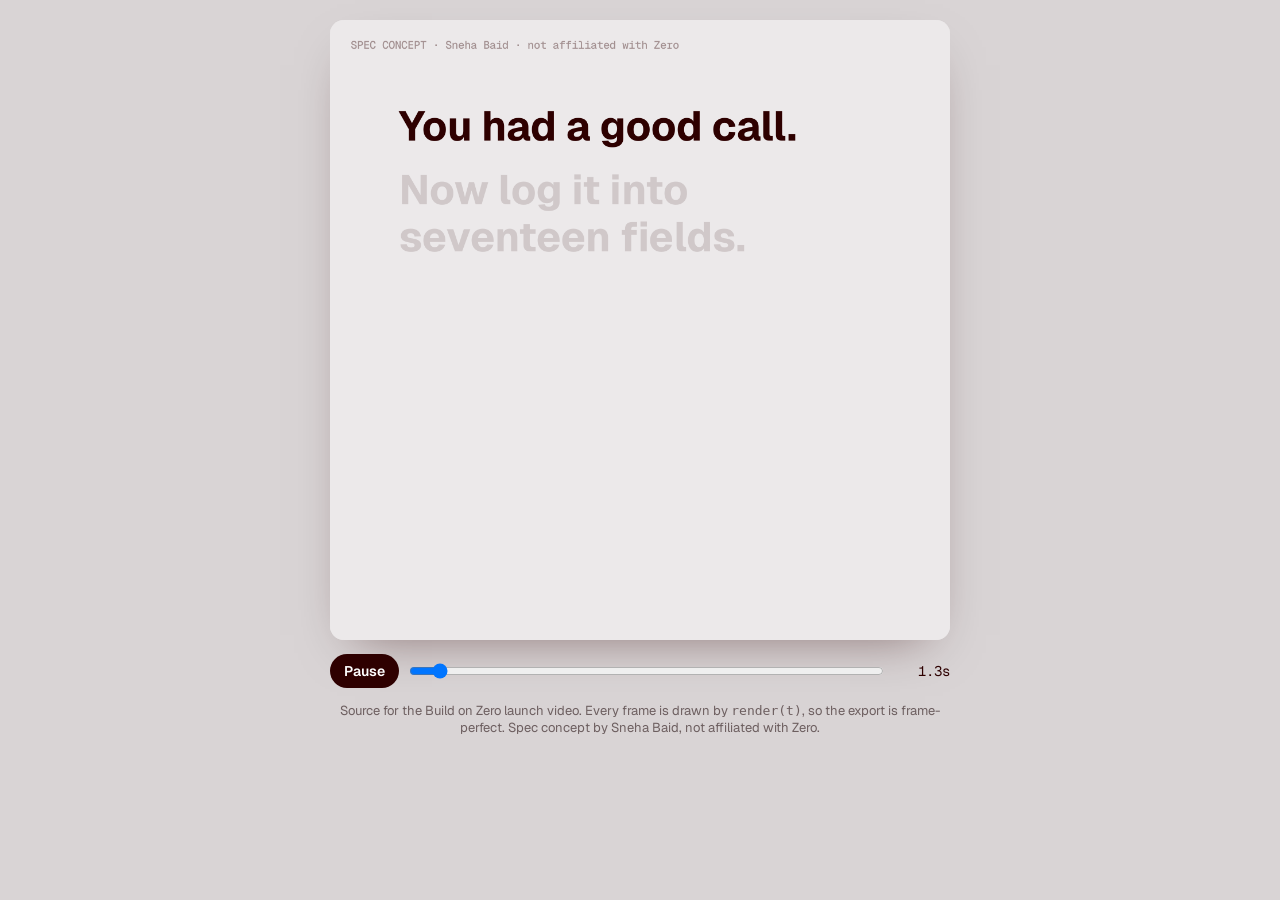
<file: video.html>
<!doctype html>
<html lang="en">
<head>
<meta charset="utf-8">
<meta name="viewport" content="width=device-width, initial-scale=1">
<title>Build on Zero — launch video source</title>
<link rel="preconnect" href="https://fonts.googleapis.com">
<link rel="preconnect" href="https://fonts.gstatic.com" crossorigin>
<link href="https://fonts.googleapis.com/css2?family=Geist:wght@400;500;600;700;800&family=Geist+Mono:wght@400;500;700&display=swap" rel="stylesheet">
<style>
  :root{--bg:#ece9ea;--ink:#2e0000}
  *{box-sizing:border-box;margin:0;padding:0}
  body{background:#d9d4d5;color:var(--ink);font-family:Geist,system-ui,sans-serif;display:flex;flex-direction:column;align-items:center;gap:14px;padding:20px 16px}
  canvas{width:min(92vw,620px);height:auto;aspect-ratio:1;border-radius:14px;box-shadow:0 20px 50px -25px rgba(46,0,0,.5);background:var(--bg)}
  .ctl{display:flex;gap:10px;align-items:center;width:min(92vw,620px);font-size:14px}
  .ctl button{border:0;background:var(--ink);color:#fff;border-radius:999px;padding:8px 14px;font:inherit;font-weight:600;cursor:pointer}
  .ctl input{flex:1}
  .ctl output{font-family:"Geist Mono",monospace;width:56px;text-align:right}
  p{font-size:13px;color:#6d5f60;max-width:620px;text-align:center}
</style>
</head>
<body>
<canvas id="cv" width="1080" height="1080"></canvas>
<div class="ctl"><button id="play">Pause</button><input type="range" id="scrub" min="0" max="26" step="0.01" value="0" aria-label="Scrub timeline"><output id="tOut">0.0s</output></div>
<p>Source for the Build on Zero launch video. Every frame is drawn by <code>render(t)</code>, so the export is frame-perfect. Spec concept by Sneha Baid, not affiliated with Zero.</p>
<script>
(() => {
  const FPS = 30, DUR = 26, S = 1080;
  const cv = document.getElementById('cv'), ctx = cv.getContext('2d');
  const INK = '#2e0000', BG = '#ece9ea', MUTED = '#7d6e6f', YEL = '#e6ee3c';
  const clamp = (v,a,b) => Math.max(a, Math.min(b, v));
  const lerp = (a,b,k) => a + (b-a)*k;
  const eo = k => 1 - Math.pow(1-clamp(k,0,1), 3);
  const eio = k => { k = clamp(k,0,1); return k<.5 ? 4*k*k*k : 1 - Math.pow(-2*k+2,3)/2; };
  const win = (t,a,b) => clamp((t-a)/(b-a), 0, 1);
  const hash = n => { const x = Math.sin(n*127.1 + 311.7) * 43758.5453; return x - Math.floor(x); };
  const hx = h => [1,3,5].map(i => parseInt(h.slice(i,i+2),16));
  const mix = (a,b,k) => a.map((v,i) => Math.round(v + (b[i]-v)*k));
  const css = (c,a=1) => a===1 ? `rgb(${c})` : `rgba(${c},${a})`;
  const F = (w,s,mono) => `${w} ${s}px ${mono ? '"Geist Mono", monospace' : 'Geist, sans-serif'}`;
  function rr(x,y,w,h,r){ ctx.beginPath(); ctx.roundRect(x,y,w,h,r); }
  function wrap(text, maxW){ const words = text.split(' '), lines = []; let cur = ''; words.forEach(w => { const tst = cur ? cur+' '+w : w; if(ctx.measureText(tst).width > maxW && cur){ lines.push(cur); cur = w; } else cur = tst; }); if(cur) lines.push(cur); return lines; }

  /* ---------- grades + mammoth (same as the launch page) ---------- */
  const GRADES = [
    {skyT:'#121828', skyB:'#3b4763', far:'#56638a', near:'#232c47', ground:'#dfe5ee', groundD:'#b9c3d4', M:'#5b3b47', D:'#382331', T:'#c9d0dc', E:'#e9eef6'},
    {skyT:'#f3eee9', skyB:'#e4dbd3', far:'#d3c7c0', near:'#bfb0a8', ground:'#ddd2c8', groundD:'#c7b9ad', M:'#2e0000', D:'#1a0000', T:'#f4ecdc', E:'#f4ecdc'},
    {skyT:'#d4e035', skyB:'#f8fad4', far:'#c0ca38', near:'#a2ab27', ground:'#efe9c6', groundD:'#d8d09c', M:'#2e0000', D:'#1a0000', T:'#fffbe8', E:'#fffbe8'}
  ].map(g => Object.fromEntries(Object.entries(g).map(([k,v]) => [k, hx(v)])));
  const gradeAt = g => { const i = g < 1 ? 0 : 1, k = clamp(g-i,0,1), A = GRADES[i], B = GRADES[i+1], o = {}; for(const key in A) o[key] = mix(A[key], B[key], k); return o; };

  const W = 30, H = 20;
  const BODY = ["...................MMM",".............MMM..MMMMM","...........MMMMMMMMMMMMM",".........MMMMMMMMMMMMMMMM",".......MMMMMMMMMMMMMMMMMMM",".....MMMMMMMMMMMMMMMMMMMMM","...MMMMMMMMMMMMMMMMMMMMMMM","..MMMMMMMMMMMMMMMMMMMMMMMM","..MMMMMMMMMMMMMMMMMMMMMMMM","..MMMMMMMMMMMMMMMMMMMMMMM","..MMMMMMMMMMMMMMMMMMMMMM","..MDMDMMDMDMMDMMDMDMMDM"];
  const HAIR = [[5,9],[6,10],[4,13],[5,14],[6,7],[7,8],[7,16],[8,17],[4,17],[8,11],[9,12],[6,19],[9,5],[10,6]];
  const FRINGE = [3,5,7,9,11,13,15,17,19,21];
  const TRUNK = {
    down:[[9,24],[9,25],[10,24],[10,25],[11,24],[11,25],[12,25],[13,25],[14,25],[15,25],[15,26],[14,27]],
    up:[[9,24],[9,25],[8,25],[8,26],[7,26],[7,27],[6,27],[5,27],[5,28],[4,28],[3,28],[2,28],[2,27]],
    sad:[[9,24],[9,25],[10,24],[10,25],[11,24],[11,25],[12,25],[13,25],[14,25],[15,25],[16,25],[16,26]]
  };
  const TUSK = [[10,23],[11,23],[12,24],[13,25],[13,26],[13,27],[12,28],[11,29],[10,29]];
  function frame(mode, f, trumpet){
    const g = Array.from({length:H}, () => Array(W).fill('.'));
    const set = (r,c,v) => { if(r>=0&&r<H&&c>=0&&c<W) g[r][c]=v; };
    const moving = mode!=='rest' || trumpet;
    [4,8,16,20].forEach((c,i) => {
      const lifted = moving && ((f===0 && (i===0||i===3)) || (f===2 && (i===1||i===2)));
      const bottom = lifted ? 15 : 16, sh = lifted ? 1 : 0;
      for(let r=12;r<=bottom;r++) for(let k=0;k<3;k++) set(r, c+k+sh, r===bottom?'D':'M');
    });
    BODY.forEach((row,r) => [...row].forEach((ch,c) => { if(ch!=='.') set(r,c,ch); }));
    HAIR.forEach(([r,c]) => set(r,c,'D')); FRINGE.forEach(c => set(12,c,'D'));
    set(6,2,'D'); set(7,1,'D'); set(8,1,'D'); set(9,0,'D');
    (trumpet ? TRUNK.up : mode==='rest' ? TRUNK.sad : (f===0||f===2) ? TRUNK.up : TRUNK.down).forEach(([r,c]) => set(r,c,'M'));
    TUSK.forEach(([r,c]) => set(r,c,'T'));
    if(mode==='rest' && !trumpet){ set(5,21,'D'); set(5,22,'D'); } else { set(5,22,'E'); set(4,22,'D'); }
    return g;
  }

  /* ---------- the quota story ---------- */
  const DEALS = [11.7, 13.1, 14.5, 15.9];          // landing times
  const AMT = [200, 200, 200, 240];                 // €k per deal
  const START = 420, QUOTA = 1200, EXPECTED = 760;  // day 19 of 30
  const GT = [0, .6, 1, 1, 2], MODE = ['rest','rest','dance','dance','hit'];
  function story(t){
    let n = 0; DEALS.forEach(d => { if(t >= d) n++; });
    const won = START + AMT.slice(0,n).reduce((a,b)=>a+b,0);
    const last = n ? DEALS[n-1] : -9, prevWon = won - (n ? AMT[n-1] : 0);
    const k = eio((t - last)/0.9);
    const g = n ? lerp(GT[n-1], GT[n], k) : 0;
    const shownWon = n ? lerp(prevWon, won, eo((t-last)/0.6)) : won;
    const trumpet = (t - last) >= 0 && (t - last) < .7 ? (t-last)/.7 : -1;
    return {n, won, shownWon, g, mode:MODE[n], trumpet, last, amt: n ? AMT[n-1] : 0};
  }

  /* ---------- the scene (drawn small, scaled up crisp) ---------- */
  const sc = document.createElement('canvas'); sc.width = 180; sc.height = 100;
  const sx = sc.getContext('2d');
  const SW = 180, SH = 100, GY = 91, CELL = 4, MX = Math.round(SW/2 - 15*CELL), MT = GY - 17*CELL;
  const ridge = (x,a,b,c,d,e) => Math.round((a + b*Math.sin(x*c) + d*Math.sin(x*e + 1.3))/2)*2;
  function disc(cx,cy,r,col){ sx.fillStyle = col; for(let y=-r;y<=r;y++) for(let x=-r;x<=r;x++) if(x*x+y*y <= r*r+r*.6) sx.fillRect(Math.round(cx+x), Math.round(cy+y), 1, 1); }
  function scene(t, st){
    const G = gradeAt(st.g), night = clamp(1-st.g,0,1), day = clamp(st.g,0,1), gold = clamp(st.g-1,0,1);
    const sky = sx.createLinearGradient(0,0,0,GY); sky.addColorStop(0, css(G.skyT)); sky.addColorStop(1, css(G.skyB));
    sx.fillStyle = sky; sx.fillRect(0,0,SW,SH);
    if(night > .02) for(let i=0;i<34;i++){ const a = night*(.5+.5*Math.sin(t*1.8+i*1.7)); sx.fillStyle = `rgba(255,255,255,${a})`; sx.fillRect(Math.round(hash(i)*SW), Math.round(hash(i+50)*SH*.55), 1, 1); }
    const bx = SW*.8, by = 14 + 8*night - gold*4;
    if(night > .02){ sx.globalAlpha = night; disc(bx,by,6,'#eef2f8'); sx.fillStyle = '#c9d0dc'; sx.fillRect(Math.round(bx-2),Math.round(by-1),2,2); sx.globalAlpha = 1; }
    if(day > .02){ sx.globalAlpha = day;
      if(gold > .02){ sx.fillStyle = `rgba(255,255,255,${.5*gold})`; for(let k=0;k<12;k++){ const a = k/12*Math.PI*2 + t/2.4, r = 11 + 2*Math.sin(t*3.3+k); sx.fillRect(Math.round(bx+Math.cos(a)*r), Math.round(by+Math.sin(a)*r), 2, 2); } }
      disc(bx,by,6+2*gold, gold>.5 ? '#ffffff' : '#fff6d8'); sx.globalAlpha = 1; }
    if(gold > .02){ const cx = SW/2, cy = MT+30; for(let y=2;y<GY;y+=6) for(let x=2;x<SW;x+=6){ const d = Math.hypot(x-cx,y-cy), r = (2.6 - d/38 + Math.sin(t*6 - d/9)*.8)*gold; if(r>.35){ sx.fillStyle = 'rgba(255,255,255,.75)'; sx.fillRect(Math.round(x-r),Math.round(y-r),Math.ceil(r*2),Math.ceil(r*2)); } } }
    sx.fillStyle = css(G.far); for(let x=0;x<SW;x+=2){ const h = ridge(x,30,9,.045,6,.11); sx.fillRect(x,GY-h,2,h); }
    if(night > .3){ sx.fillStyle = `rgba(233,238,246,${(night-.3)*1.2})`; for(let x=0;x<SW;x+=2){ const h = ridge(x,30,9,.045,6,.11); if(h>34) sx.fillRect(x,GY-h,2,2); } }
    sx.fillStyle = css(G.near); for(let x=0;x<SW;x+=2){ const h = ridge(x+50,14,5,.07,4,.19); sx.fillRect(x,GY-h,2,h); }
    sx.fillStyle = css(G.ground); sx.fillRect(0,GY,SW,SH-GY);
    sx.fillStyle = css(G.groundD); for(let x=0;x<SW;x+=6) sx.fillRect(x,GY+3,3,1);

    const step = st.mode==='hit' ? .13 : .19, fi = Math.floor(t/step) % 4;
    const tr = st.trumpet >= 0;
    const grid = frame(st.mode, tr ? (Math.floor(st.trumpet*6)%2 ? 2 : 0) : fi, tr);
    const bob = tr ? -Math.round(Math.sin(st.trumpet*Math.PI)*6) : st.mode!=='rest' ? fi%2 : (Math.sin(t*1.4)>0 ? 1 : 0);
    sx.fillStyle = 'rgba(0,0,0,.12)'; sx.fillRect(MX+3*CELL, GY-1, 21*CELL, 2);
    const pal = {M:css(G.M), D:css(G.D), T:css(G.T), E:css(G.E)};
    for(let r=0;r<H;r++) for(let c=0;c<W;c++){ const v = grid[r][c]; if(v==='.') continue; sx.fillStyle = pal[v]; sx.fillRect(MX+c*CELL, MT+bob+r*CELL, CELL, CELL); }
    const rim = gold > .02 ? `rgba(255,251,200,${.7*gold})` : night > .2 ? `rgba(180,200,240,${.5*night})` : null;
    if(rim){ sx.fillStyle = rim; for(let c=0;c<W;c++) for(let r=0;r<12;r++){ if(grid[r][c]==='M'||grid[r][c]==='D'){ sx.fillRect(MX+c*CELL, MT+bob+r*CELL, CELL, 1); break; } } }
    // snow
    const sa = .9*clamp(night*1.3,0,1);
    if(sa > .02){ sx.fillStyle = `rgba(255,255,255,${sa})`; for(let i=0;i<70;i++){ const v = 15 + hash(i+99)*25, y = (hash(i+7)*GY + t*v) % GY, x = (hash(i)*SW + Math.sin(t*1.6+i)*3 + SW) % SW; const s = hash(i+3) < .25 ? 2 : 1; sx.fillRect(Math.round(x), Math.round(y), s, s); } }
    // dust from dancing feet
    if(st.mode !== 'rest'){ const k0 = Math.floor((t-.5)/step), k1 = Math.floor(t/step);
      for(let k=k0;k<=k1;k++){ if(k%2===0) continue; for(let j=0;j<(st.mode==='hit'?5:3);j++){ const s = k*13+j, age = t - k*step; if(age<0||age>.45) continue;
        const x = MX + (4+hash(s)*20)*CELL + (hash(s+1)-.5)*84*age, y = GY-1 - hash(s+2)*84*age + 72*age*age;
        sx.fillStyle = css(gold>.5 ? [255,255,255] : G.groundD); sx.fillRect(Math.round(x),Math.round(y),2,2); } } }
    // coin falling for the next deal
    DEALS.forEach((d,i) => { const p = (t - (d - .5))/.5; if(p >= 0 && p < 1){ const x = MX + 13*CELL + (hash(i+20)-.5)*20, y = -6 + (MT+2*CELL+6)*p*p;
      sx.fillStyle = '#8a8f16'; sx.fillRect(Math.round(x)-3,Math.round(y)-3,6,6); sx.fillStyle = YEL; sx.fillRect(Math.round(x)-2,Math.round(y)-3,4,6); sx.fillRect(Math.round(x)-3,Math.round(y)-2,6,4); sx.fillStyle = '#fffbe0'; sx.fillRect(Math.round(x)-1,Math.round(y)-2,1,2); }
      const age = t - d; if(age >= 0 && age < .8){ const x0 = MX + 13*CELL + (hash(i+20)-.5)*20, y0 = MT+2*CELL; for(let j=0;j<14;j++){ const a = hash(i*31+j)*Math.PI*2, v = (.6+hash(i*17+j)*1.6)*60; sx.fillStyle = YEL; sx.fillRect(Math.round(x0+Math.cos(a)*v*age), Math.round(y0+(Math.sin(a)*v-60)*age+108*age*age), 2, 2); } } });
  }

  /* ---------- scenes ---------- */
  const FIELDS = [['Lead source','Other'],['Stage','Discovery?'],['Next step','TBD'],['Close date','31 Dec'],['Amount','€??'],['Owner','(unassigned)'],['Contact role','Champion, maybe'],['Industry','Software (?)'],['Company size','51-200'],['Call outcome','Positive-ish'],['Call notes','see email'],['Follow-up date','next week'],['Competitor','HubSpot'],['Budget confirmed','No'],['Decision maker','Unknown'],['Pain points','"too many fields"'],['Lead status','Working']];
  const ROW_H = 52, ROW_GAP = 10, ROW_X = 160, ROW_W = 760;
  const rowY = i => S - 110 - i*(ROW_H+ROW_GAP);

  function halftoneCorners(t, amt){
    const cl = [{x:0,y:0},{x:S,y:S},{x:S,y:0},{x:0,y:S}];
    for(let y=18;y<S;y+=36) for(let x=18;x<S;x+=36){ let m = 0; cl.forEach((c,i) => { const d = Math.hypot(x-c.x,y-c.y); m = Math.max(m, 1 - d/(300 + 30*Math.sin(t*1.2+i))); }); m *= amt; if(m>.05){ ctx.fillStyle = m>.55 ? YEL : '#eef39a'; ctx.beginPath(); ctx.arc(x,y,m*14,0,7); ctx.fill(); } }
  }

  function drawFields(t){
    // headline
    const fade = 1 - eio(win(t,3.75,4.25));
    const a1 = eo(win(t,.25,.8))*fade, a2 = eo(win(t,1.3,1.85))*fade;
    ctx.textAlign = 'left'; ctx.textBaseline = 'alphabetic';
    ctx.fillStyle = `rgba(46,0,0,${a1})`; ctx.font = F(700,72);
    ctx.fillText('You had a good call.', 120, 210 + (1-a1)*24);
    ctx.fillStyle = `rgba(46,0,0,${a2})`;
    ctx.fillText('Now log it into', 120, 300 + (1-a2)*24);
    ctx.fillText('seventeen fields.', 120, 382 + (1-a2)*24);
    // fields stacking up from the bottom
    FIELDS.forEach(([lab,val],i) => {
      const t0 = 1.75 + i*.1, p = eo(win(t,t0,t0+.35)); if(p <= 0) return;
      const dissolveAt = 3.7 + (16-i)*.025;
      if(t >= dissolveAt){ // break the row into pixels
        const age = t - dissolveAt, y0 = rowY(i);
        for(let cy=0; cy<ROW_H; cy+=13) for(let cx=0; cx<ROW_W; cx+=13){
          const s = i*997 + cx*3 + cy*7, vx = (hash(s)-.5)*240, vy = -hash(s+1)*260, delay = hash(s+2)*.25;
          const a = age - delay; if(a < 0){ ctx.fillStyle = '#fff'; ctx.fillRect(ROW_X+cx, y0+cy, 13, 13); continue; }
          const al = 1 - a/1.1; if(al <= 0) continue;
          ctx.fillStyle = hash(s+3) < .18 ? `rgba(46,0,0,${al})` : `rgba(255,255,255,${al})`;
          ctx.fillRect(ROW_X+cx+vx*a, y0+cy+vy*a+900*a*a, 11, 11);
        }
        return;
      }
      const y = lerp(-80, rowY(i), p), rot = (1-p) * (hash(i)-.5) * .2;
      ctx.save(); ctx.translate(ROW_X + ROW_W/2, y + ROW_H/2); ctx.rotate(rot); ctx.translate(-ROW_W/2, -ROW_H/2);
      ctx.fillStyle = '#fff'; rr(0,0,ROW_W,ROW_H,12); ctx.fill();
      ctx.strokeStyle = '#ddd5d6'; ctx.lineWidth = 2; rr(0,0,ROW_W,ROW_H,12); ctx.stroke();
      ctx.fillStyle = MUTED; ctx.font = F(500,21,true); ctx.textBaseline = 'middle'; ctx.fillText(lab, 22, ROW_H/2);
      ctx.fillStyle = '#f1edee'; rr(330, 9, ROW_W-345, ROW_H-18, 8); ctx.fill();
      const typed = val.slice(0, Math.floor(clamp((t - t0 - .2)/.35,0,1)*val.length));
      ctx.fillStyle = INK; ctx.font = F(500,22); ctx.fillText(typed, 346, ROW_H/2);
      ctx.restore(); ctx.textBaseline = 'alphabetic';
    });
    // "Or just ask."
    const a3 = eo(win(t,4.3,4.8)) * (1 - win(t,5.3,5.7));
    if(a3 > 0){ ctx.textAlign = 'center'; ctx.fillStyle = `rgba(46,0,0,${a3})`; ctx.font = F(800,110); ctx.fillText('Or just ask.', S/2, S/2 + 36 + (1-a3)*20); ctx.textAlign = 'left'; }
  }

  const PROMPT = "Create a widget that shows a pixelated mammoth dancing if I'm hitting my quota this month";
  const STEPS = ['Read this month\'s quota from Zero','Pulled closed-won deals','Worked out pace: day 19 of 30','Drew a mammoth, lit the sky by pace','Pinned widget to your dashboard'];
  function drawTerminal(t){
    const inP = eo(win(t,5.4,6.0)), outP = eio(win(t,9.9,10.6));
    if(inP <= 0 || outP >= 1) return;
    const x = 120, w = 840, h = 520;
    const y = lerp(320, 280, inP) - outP*620, sc2 = 1 - outP*.15;
    ctx.save(); ctx.globalAlpha = inP * (1 - outP);
    ctx.translate(x + w/2, y + h/2); ctx.scale(sc2, sc2); ctx.translate(-w/2, -h/2);
    ctx.shadowColor = 'rgba(46,0,0,.35)'; ctx.shadowBlur = 60; ctx.shadowOffsetY = 24;
    ctx.fillStyle = '#1d0706'; rr(0,0,w,h,32); ctx.fill(); ctx.shadowColor = 'transparent';
    ctx.font = F(500,22,true); ctx.fillStyle = '#a48c89'; ctx.fillText('~/dashboard  ·  MCP', 40, 58);
    ctx.fillStyle = '#7ddc9b'; ctx.fillText('zero ✓ connected', 40 + ctx.measureText('~/dashboard  ·  MCP ').width, 58);
    const typedN = Math.floor(clamp((t - 6.0)/2.1, 0, 1) * PROMPT.length);
    ctx.font = F(500,32,true);
    const lines = wrap('❯ ' + PROMPT.slice(0, typedN), w - 80);
    lines.forEach((ln,i) => { if(i===0){ ctx.fillStyle = YEL; ctx.fillText('❯', 40, 128); ctx.fillStyle = '#fff'; ctx.fillText(ln.slice(1), 40 + ctx.measureText('❯').width, 128); } else { ctx.fillStyle = '#fff'; ctx.fillText(ln, 40, 128 + i*44); } });
    if(typedN < PROMPT.length && Math.floor(t*2.5)%2===0){ const last = lines[lines.length-1] || ''; ctx.fillStyle = YEL; ctx.fillRect(40 + ctx.measureText(last).width + 6, 128 - 28 + (lines.length-1)*44, 16, 34); }
    ctx.font = F(400,25,true);
    STEPS.forEach((s,i) => { const p = eo(win(t, 8.3 + i*.3, 8.55 + i*.3)); if(p <= 0) return; ctx.globalAlpha = inP*(1-outP)*p; const yy = 300 + i*40 + (1-p)*8; ctx.fillStyle = '#7ddc9b'; ctx.fillText('✓', 40, yy); ctx.fillStyle = '#d4c3c0'; ctx.fillText(s, 76, yy); });
    ctx.restore();
  }

  function drawWidget(t){
    const inP = eo(win(t,10.2,11.0)), outP = eio(win(t,19.4,20.1));
    if(inP <= 0 || outP >= 1) return;
    const st = story(t), G = gradeAt(st.g);
    const x = 130, y = 110, w = 820, h = 860;
    ctx.save(); ctx.globalAlpha = inP*(1-outP);
    ctx.translate(x + w/2, y + h/2 + (1-inP)*80); ctx.scale(lerp(.94,1,inP)*(1-outP*.25), lerp(.94,1,inP)*(1-outP*.25)); ctx.translate(-w/2, -h/2);
    // glow
    const glowC = st.g < 1 ? mix(hx('#4a5a8c'), hx('#2e0000'), st.g) : mix(hx('#2e0000'), hx('#e6ee3c'), st.g-1);
    const glowA = st.g < 1 ? lerp(.45,.12,st.g) : lerp(.12,.6,st.g-1);
    const gr = ctx.createRadialGradient(w/2, h/2, 100, w/2, h/2, 760); gr.addColorStop(0, css(glowC, glowA)); gr.addColorStop(1, css(glowC, 0));
    ctx.fillStyle = gr; ctx.fillRect(-300,-300,w+600,h+600);
    ctx.shadowColor = 'rgba(46,0,0,.25)'; ctx.shadowBlur = 60; ctx.shadowOffsetY = 24;
    ctx.fillStyle = '#fff'; rr(0,0,w,h,40); ctx.fill(); ctx.shadowColor = 'transparent';
    ctx.font = F(600,32); ctx.fillStyle = INK; ctx.fillText('Quota', 44, 74);
    ctx.font = F(400,28); ctx.fillStyle = MUTED; ctx.textAlign = 'right'; ctx.fillText('11 days left', w-44, 74); ctx.textAlign = 'left';
    // scene
    scene(t, st);
    ctx.save(); rr(40, 106, w-80, (w-80)*100/180, 26); ctx.clip();
    ctx.imageSmoothingEnabled = false; ctx.drawImage(sc, 40, 106, w-80, (w-80)*100/180); ctx.restore();
    const stageBottom = 106 + (w-80)*100/180;
    // toot bubble
    if(st.trumpet >= 0){ const p = eo(st.trumpet*3) * (1 - win(st.trumpet,.75,1)); const bx = 40 + (MX + 28*CELL)/SW*(w-80), by = 106 + (MT-8)/SH*((w-80)*100/180);
      ctx.globalAlpha = inP*(1-outP)*p; ctx.font = F(700,30,true); const label = '+€' + st.amt + 'k', tw = ctx.measureText(label).width;
      ctx.fillStyle = INK; ctx.fillRect(bx - tw/2 - 14 + 6, by - 44 + 6, tw + 28, 50); ctx.fillStyle = '#fff'; ctx.fillRect(bx - tw/2 - 14, by - 44, tw + 28, 50);
      ctx.strokeStyle = INK; ctx.lineWidth = 4; ctx.strokeRect(bx - tw/2 - 14, by - 44, tw + 28, 50); ctx.fillStyle = INK; ctx.fillText(label, bx - tw/2, by - 9); ctx.globalAlpha = inP*(1-outP); }
    // numbers
    const pct = Math.round(st.shownWon / QUOTA * 100);
    ctx.font = F(700,128); ctx.fillStyle = INK; ctx.fillText(pct + '%', 44, stageBottom + 150);
    const pw = ctx.measureText(pct + '%').width; ctx.font = F(400,32); ctx.fillStyle = MUTED; ctx.fillText('of €1.2M', 44 + pw + 18, stageBottom + 150);
    // bar
    const by2 = stageBottom + 186, bw = w - 88;
    ctx.fillStyle = '#e6e0e1'; rr(44, by2, bw, 20, 10); ctx.fill();
    const fw = Math.max(20, Math.min(1, st.shownWon/QUOTA) * bw);
    if(st.g > 1){ const lg = ctx.createLinearGradient(44,0,44+fw,0); lg.addColorStop(0, INK); lg.addColorStop(.55, INK); lg.addColorStop(1, css(mix(hx('#2e0000'), hx('#c9d12e'), st.g-1))); ctx.fillStyle = lg; } else ctx.fillStyle = INK;
    rr(44, by2, fw, 20, 10); ctx.fill();
    ctx.fillStyle = 'rgba(46,0,0,.45)'; ctx.fillRect(44 + bw*EXPECTED/QUOTA, by2 - 8, 3, 36);
    // status
    const STATUS = ['€340k behind pace. Ice age.','€140k behind pace. Still cold.','€60k ahead. Clear skies, dancing.','€260k ahead. Still dancing.','Quota hit. Golden hour.'];
    const dotC = st.n >= 4 ? YEL : st.n >= 2 ? '#2f9e5b' : '#6f7fa8';
    ctx.fillStyle = dotC; ctx.beginPath(); ctx.arc(54, by2 + 76, 9, 0, 7); ctx.fill();
    ctx.font = F(500,31); ctx.fillStyle = INK; ctx.fillText(STATUS[st.n], 76, by2 + 87);
    ctx.restore();
  }

  function drawTitle(t){
    const a = eo(win(t,20.0,20.7)), out = eio(win(t,23.3,23.8));
    if(a <= 0 || out >= 1) return;
    halftoneCorners(t, a*(1-out));
    ctx.save(); ctx.globalAlpha = a*(1-out); ctx.textAlign = 'center';
    // small dancing mammoth
    const f = Math.floor(t/.19)%4, g = frame('dance', f, false), cell = 9, mx = S/2 - 15*cell, my = 250 + (f%2)*cell;
    for(let r=0;r<H;r++) for(let c=0;c<W;c++){ const v = g[r][c]; if(v==='.') continue; ctx.fillStyle = v==='T'||v==='E' ? '#f4ecdc' : v==='D' ? '#1a0000' : INK; ctx.fillRect(mx+c*cell, my+r*cell, cell, cell); }
    ctx.fillStyle = INK; ctx.font = F(800,124); ctx.fillText('Build on Zero.', S/2, 640 + (1-a)*20);
    const b = eo(win(t,20.6,21.2)); ctx.globalAlpha = b*(1-out);
    ctx.font = F(400,40); ctx.fillStyle = 'rgba(46,0,0,.7)'; ctx.fillText('Ask for a widget. It runs on your live CRM data.', S/2, 716);
    const c2 = eo(win(t,21.1,21.7)); ctx.globalAlpha = c2*(1-out);
    ctx.font = F(500,28,true); ctx.fillStyle = MUTED; ctx.fillText('API  ·  MCP server  ·  webhooks', S/2, 790);
    ctx.restore();
  }

  function drawEnd(t){
    const a = eo(win(t,23.7,24.3)); if(a <= 0) return;
    ctx.save(); ctx.globalAlpha = a; ctx.textAlign = 'center';
    ctx.fillStyle = INK; ctx.font = F(800,96); ctx.fillText('Make CRM history.', S/2, 470 + (1-a)*20);
    const label = 'Start for free at zero.inc'; ctx.font = F(600,38); const tw = ctx.measureText(label).width;
    ctx.fillStyle = INK; rr(S/2 - tw/2 - 40, 550, tw + 80, 84, 42); ctx.fill(); ctx.fillStyle = '#fff'; ctx.fillText(label, S/2, 605);
    ctx.font = F(500,24,true); ctx.fillStyle = MUTED; ctx.fillText('Spec concept by Sneha Baid. Not affiliated with Zero.', S/2, 960);
    ctx.restore();
  }

  function render(t){
    ctx.setTransform(1,0,0,1,0,0); ctx.globalAlpha = 1; ctx.textAlign = 'left'; ctx.textBaseline = 'alphabetic';
    ctx.fillStyle = BG; ctx.fillRect(0,0,S,S);
    if(t < 5.8) drawFields(t);
    drawTerminal(t);
    drawWidget(t);
    drawTitle(t);
    drawEnd(t);
    // watermark
    if(t < 23.7){ ctx.font = F(500,19,true); ctx.fillStyle = 'rgba(46,0,0,.38)'; ctx.textAlign = 'left'; ctx.fillText('SPEC CONCEPT · Sneha Baid · not affiliated with Zero', 36, 50); }
    // fade in / out of the loop
    const edge = Math.min(win(t,0,.25), 1 - win(t, DUR-.35, DUR));
    if(edge < 1){ ctx.fillStyle = `rgba(236,233,234,${1-edge})`; ctx.fillRect(0,0,S,S); }
  }
  window.render = render;

  /* ---------- preview / record ---------- */
  const qs = new URLSearchParams(location.search);
  const scrub = document.getElementById('scrub'), tOut = document.getElementById('tOut'), play = document.getElementById('play');
  (document.fonts ? document.fonts.ready : Promise.resolve()).then(async () => {
    await document.fonts.load('700 40px Geist'); await document.fonts.load('500 20px "Geist Mono"');
    if(qs.has('record')){
      const total = Math.round(DUR*FPS);
      for(let i=+(qs.get('from')||0);i<total;i++){
        render(i/FPS);
        const blob = await new Promise(r => cv.toBlob(r, 'image/png'));
        await fetch('/frame?i=' + i, {method:'POST', body:blob});
      }
      await fetch('/done', {method:'POST'});
      document.title = 'DONE';
      return;
    }
    let t = qs.has('t') ? +qs.get('t') : 0, playing = !qs.has('t'), last = performance.now();
    play.textContent = playing ? 'Pause' : 'Play';
    play.onclick = () => { playing = !playing; play.textContent = playing ? 'Pause' : 'Play'; last = performance.now(); };
    scrub.oninput = () => { t = +scrub.value; render(t); tOut.textContent = t.toFixed(1)+'s'; };
    const loop = now => { if(playing){ t = (t + (now-last)/1000) % DUR; scrub.value = t; tOut.textContent = t.toFixed(1)+'s'; render(t); } last = now; requestAnimationFrame(loop); };
    render(t); tOut.textContent = t.toFixed(1)+'s'; scrub.value = t;
    requestAnimationFrame(loop);
  });
})();
</script>
</body>
</html>
</file>
<file: brand-context/tokens.css>
/* zero-brand-context v0.1 (spec). Read from zero.inc :root on 20 Nov 2026.
   Drop this file into any project and every page, prototype or AI-built
   widget starts on brand without anyone pasting the guidelines. */
:root{
  --z-brand-ink:#2e0000;
  --z-canvas:#ece9ea;
  --z-product-canvas:#e7dfe3;
  --z-product-well:#c9d3e0;
  --z-sand:#c9b8a0;
  --z-void:#010101;
  --z-ink-on-dark:#f2efe8;
  --z-body:rgba(56,5,5,.68);
  --z-halftone:#e6ee3c; /* observed */

  --z-font-heading:"Geomanist","Geist",ui-sans-serif,sans-serif;
  --z-font-body:"Geist",ui-sans-serif,system-ui,sans-serif;
  --z-font-mono:"Geist Mono",ui-monospace,monospace;

  --z-radius-pill:999px;
  --z-radius-card:18px;
  --z-radius-inner:12px;

  --z-w-text:980px;
  --z-w-media:1200px;
  --z-ease-enter:linear(0, .01 0.8%, .065 2.5%, .172 4.8%, .308 7.6%, .447 10.9%, .574 14.6%, .68 18.6%, .766 23.1%, .834 27.9%, .884 33%, .921 38.4%, .948 44.2%, .966 50.2%, .978 56.5%, .986 63.1%, .992 70%, .995 77.1%, .997 84.5%, .998 92.1%, 1);
}
</file>
